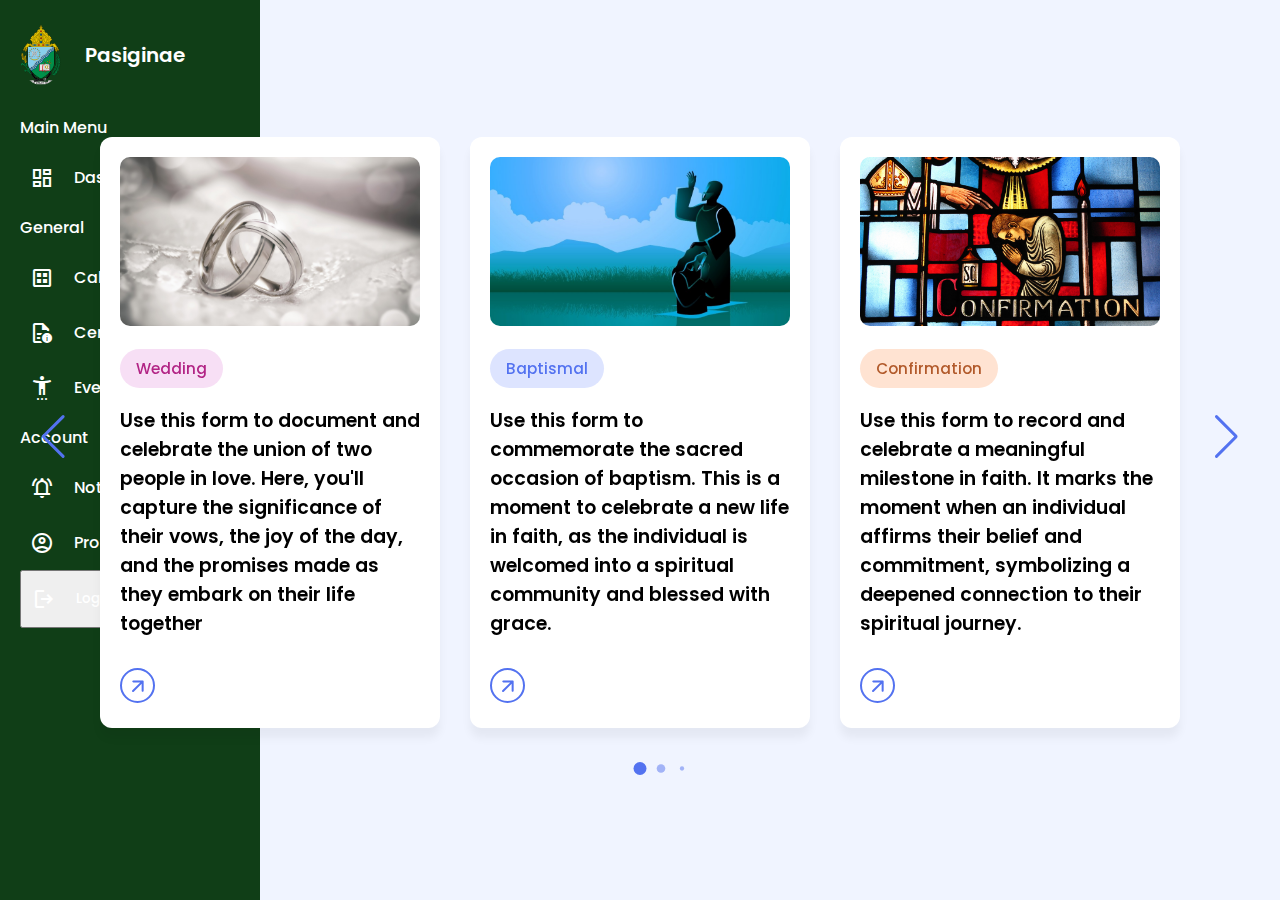
<file: card.html>
<!DOCTYPE html>

<html lang="en">
<head>
  <meta charset="UTF-8">
  <meta name="viewport" content="width=device-width, initial-scale=1.0">
  <title>Card Slider</title>

  <link rel="stylesheet" href="https://fonts.googleapis.com/css2?family=Material+Symbols+Rounded:opsz,wght,FILL,GRAD@24,400,0,0" />
 
  <link rel="stylesheet" href="https://cdn.jsdelivr.net/npm/swiper@11/swiper-bundle.min.css">
  <link rel="stylesheet" href="assets/CSS/style4card1.css">

  <link rel="stylesheet"
  href="https://fonts.googleapis.com/css2?family=Material+Symbols+Outlined:opsz,wght,FILL,GRAD@20..48,100..700,0..1,-50..200" />
<link rel="stylesheet" href="assets/CSS/style4sidebar.css" />
</head>

<body>
  <aside class="sidebar">
    <div class="sidebar-header">
      <img src="assets/img/v42_64.png" alt="logo" />
      <h2>Pasiginae</h2>
    </div>

    <ul class="sidebar-links">
      <h4>
        <span>Main Menu</span>
        <div class="menu-separator"></div>
      </h4>
      <li>
        <a href="main.html">
          <span class="material-symbols-outlined"> dashboard </span>Dashboard</a>
      </li>
      <li>
      <h4>
        <span>General</span>
        <div class="menu-separator"></div>
      </h4>
      <li>
        <a href="calendar.html"><span class="material-symbols-outlined"> dataset </span>Calendar</a>
      </li>
      <li>
        <a href="card2certificate.html"><span class="material-symbols-outlined"> quick_reference</span>Certificate</a>
      </li>
      <li>
        <a href="#"><span class="material-symbols-outlined"> settings_accessibility </span>Events</a>
      </li>
     
     
      <h4>
        <span>Account</span>
        <div class="menu-separator"></div>
      </h4>

      <li>
        <a href="#"><span class="material-symbols-outlined">
            notifications_active </span>Notifications</a>
      </li>

      <li>
        <a href="userprofile.html"><span class="material-symbols-outlined"> account_circle </span>Profile</a>
      </li>
        <li>
        <form action="allcode.php" method="POST">
          <button type="submit" name="logout_btn" class="logout-btn">
            <a><span class="material-symbols-outlined">logout</span>Logout</a>
          </button>
        </form>
      </li>
    </ul>
    </div>
  </aside>  

<body>
  <div class="container swiper">
    <div class="card-wrapper">

      <ul class="card-list swiper-wrapper">
        <li class="card-item swiper-slide">
          <a href="Marriage.php" class="card-link">
            <img src="assets/img/marriage.jpg" alt="Card Image" class="card-image">
            <p class="badge badge-designer">Wedding</p>
            <h2 class="card-title">Use this form to document and celebrate the union of two people in love. Here, you'll capture the significance of their vows, the joy of the day, <br> and the promises made as they embark on their life together</h2>
            <button class="card-button material-symbols-rounded">arrow_forward</button>
          </a>
        </li>
        <li class="card-item swiper-slide">
          <a href="Baptism.php" class="card-link">
            <img src="assets/img/baptismal.jpg" alt="Card Image" class="card-image">
            <p class="badge badge-developer">Baptismal</p>
            <h2 class="card-title">Use this form to commemorate the sacred occasion of baptism. This is a moment to celebrate a new life in faith, as the individual is welcomed into a spiritual community and blessed with grace.</h2>
            <button class="card-button material-symbols-rounded">arrow_forward</button>
          </a>
        </li>

        <li class="card-item swiper-slide">
          <a href="#" class="card-link">
              <img src="assets/img/confirmation.jpg" alt="Card Image" class="card-image">
              <p class="badge badge-marketer">Confirmation</p>
              <h2 class="card-title">Use this form to record and celebrate a meaningful milestone in faith. It marks the moment when an individual affirms their belief and commitment, symbolizing a deepened connection to their spiritual journey.</h2>
              <button class="card-button material-symbols-rounded" onclick="showPopup()">arrow_forward</button>
          </a>
      </li>
      
      <script>
      function showPopup() {
          alert("We apologize. This event is currently unavailable.Thank you");
      }
      </script>


        <li class="card-item swiper-slide">
          <a href="Burial.php" class="card-link">
            <img src="assets/img/burial.png" alt="Card Image" class="card-image">
            <p class="badge badge-gamer">Funeral</p>
            <h2 class="card-title">Use this form to honor and commemorate the life of your departed loved one. This section allows you to reflect on their journey, <br> celebrating their legacy and the impact they left on family and friends</h2>
            <button class="card-button material-symbols-rounded">arrow_forward</button>
          </a>
        </li>
      </ul>

       <!-- Pagination -->
      <div class="swiper-pagination"></div>

      <!-- Navigation Buttons -->
      <div class="swiper-slide-button swiper-button-prev"></div>
      <div class="swiper-slide-button swiper-button-next"></div>
    </div>
  </div>

  <!-- Linking SwiperJS script -->
  <script src="https://cdn.jsdelivr.net/npm/swiper@11/swiper-bundle.min.js"></script>

  <!-- Linking custom script -->
  <script src="assets/js/script4card.js"></script>
</body>
</html>
</file>
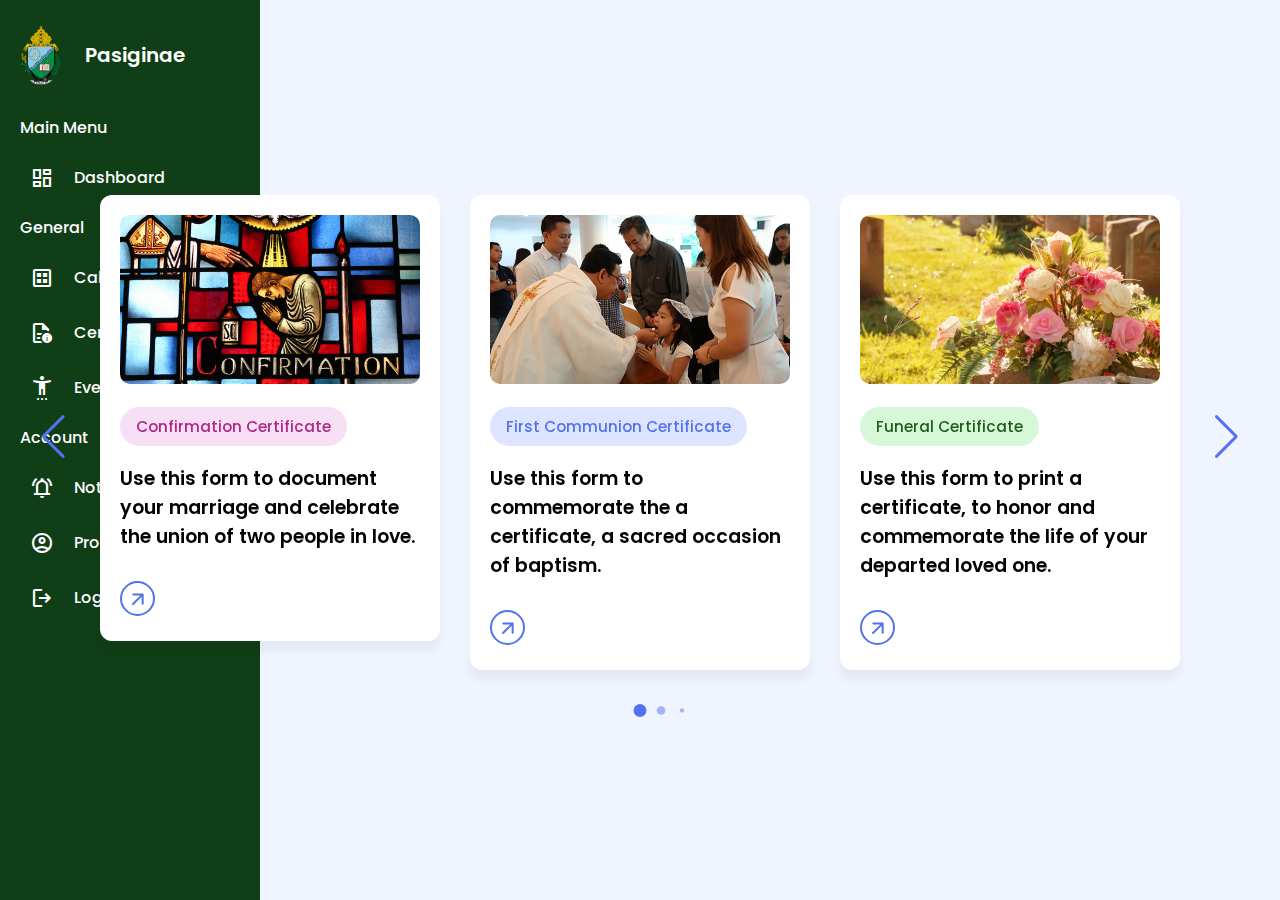
<file: card2certificate.html>
<!DOCTYPE html>

<html lang="en">
<head>
  <meta charset="UTF-8">
  <meta name="viewport" content="width=device-width, initial-scale=1.0">
  <title>Card Slider</title>

  <link rel="stylesheet" href="https://fonts.googleapis.com/css2?family=Material+Symbols+Rounded:opsz,wght,FILL,GRAD@24,400,0,0" />
 
  <link rel="stylesheet" href="https://cdn.jsdelivr.net/npm/swiper@11/swiper-bundle.min.css">
  <link rel="stylesheet" href="assets/CSS/style4card1.css">

  <link rel="stylesheet"
  href="https://fonts.googleapis.com/css2?family=Material+Symbols+Outlined:opsz,wght,FILL,GRAD@20..48,100..700,0..1,-50..200" />
<link rel="stylesheet" href="assets/CSS/style4sidebar.css" />
</head>

<body>
  <aside class="sidebar">
    <div class="sidebar-header">
      <img src="assets/img/v42_64.png" alt="logo" />
      <h2>Pasiginae</h2>
    </div>

    <ul class="sidebar-links">
      <h4>
        <span>Main Menu</span>
        <div class="menu-separator"></div>
      </h4>
      <li>
        <a href="main.html">
          <span class="material-symbols-outlined"> dashboard </span>Dashboard</a>
      </li>
      <li>
      <h4>
        <span>General</span>
        <div class="menu-separator"></div>
      </h4>
      <li>
        <a href="calendar.html"><span class="material-symbols-outlined"> dataset </span>Calendar</a>
      </li>
      <li>
        <a href="#"><span class="material-symbols-outlined"> quick_reference</span>Certificate</a>
      </li>
      <li>
        <a href="card.html"><span class="material-symbols-outlined"> settings_accessibility </span>Events</a>
      </li>
    
      <h4>
        <span>Account</span>
        <div class="menu-separator"></div>
      </h4>

      <li>
        <a href="#"><span class="material-symbols-outlined">
            notifications_active </span>Notifications</a>
      </li>

      <li>
        <a href="userprofile.html"><span class="material-symbols-outlined"> account_circle </span>Profile</a>
      </li>
      <li>
        <a href="index.html">
            <span class="material-symbols-outlined"> logout </span>Logout</a>
      </li>
    </ul>
    </div>
  </aside>  

<body>
  <div class="container swiper">
    <div class="card-wrapper">

      <ul class="card-list swiper-wrapper">
        <li class="card-item swiper-slide">
          <a href="confirmationcert.php" class="card-link">
            <img src="assets/img/confirmation.jpg" alt="Card Image" class="card-image">
            <p class="badge badge-designer">Confirmation Certificate</p>
            <h2 class="card-title">Use this form to document your marriage and celebrate the union of two people in love.</h2>
            <button class="card-button material-symbols-rounded">arrow_forward</button>
          </a>
        </li>

        <li class="card-item swiper-slide">
          <a href="fcommunioncert.php" class="card-link">
            <img src="assets/img/first-communion1.jpg" alt="Card Image" class="card-image">
            <p class="badge badge-developer">First Communion Certificate</p>
            <h2 class="card-title">Use this form to commemorate the a certificate, a sacred occasion of baptism.</h2>
            <button class="card-button material-symbols-rounded">arrow_forward</button>
          </a>
        </li>

        <li class="card-item swiper-slide">
          <a href="burialcert.php" class="card-link">
            <img src="assets/img/burial.png" alt="Card Image" class="card-image">
            <p class="badge badge-gamer">Funeral Certificate</p>
            <h2 class="card-title">Use this form to print a certificate, to honor and commemorate the life of your departed loved one.</h2>
            <button class="card-button material-symbols-rounded">arrow_forward</button>
          </a>
        </li>

        <li class="card-item swiper-slide">
          <a href="marriagecert.php" class="card-link">
            <img src="assets/img/marriage.jpg" alt="Card Image" class="card-image">
            <p class="badge badge-gamer">Marriage Certificate</p>
            <h2 class="card-title">Use this form to print a certificate, to honor and commemorate the life of your departed loved one.</h2>
            <button class="card-button material-symbols-rounded">arrow_forward</button>
          </a>
        </li>

        <li class="card-item swiper-slide">
          <a href="baptismalcert.php" class="card-link">
            <img src="assets/img/baptismal.jpg" alt="Card Image" class="card-image">
            <p class="badge badge-gamer">Baptisaml Certificate</p>
            <h2 class="card-title">Use this form to print a certificate, to honor and commemorate the life of your departed loved one.</h2>
            <button class="card-button material-symbols-rounded">arrow_forward</button>
          </a>
        </li>


      </ul>

       <!-- Pagination -->
      <div class="swiper-pagination"></div>

      <!-- Navigation Buttons -->
      <div class="swiper-slide-button swiper-button-prev"></div>
      <div class="swiper-slide-button swiper-button-next"></div>
    </div>
  </div>

  <!-- Linking SwiperJS script -->
  <script src="https://cdn.jsdelivr.net/npm/swiper@11/swiper-bundle.min.js"></script>

  <!-- Linking custom script -->
  <script src="assets/js/script4card.js"></script>
</body>
</html>
</file>
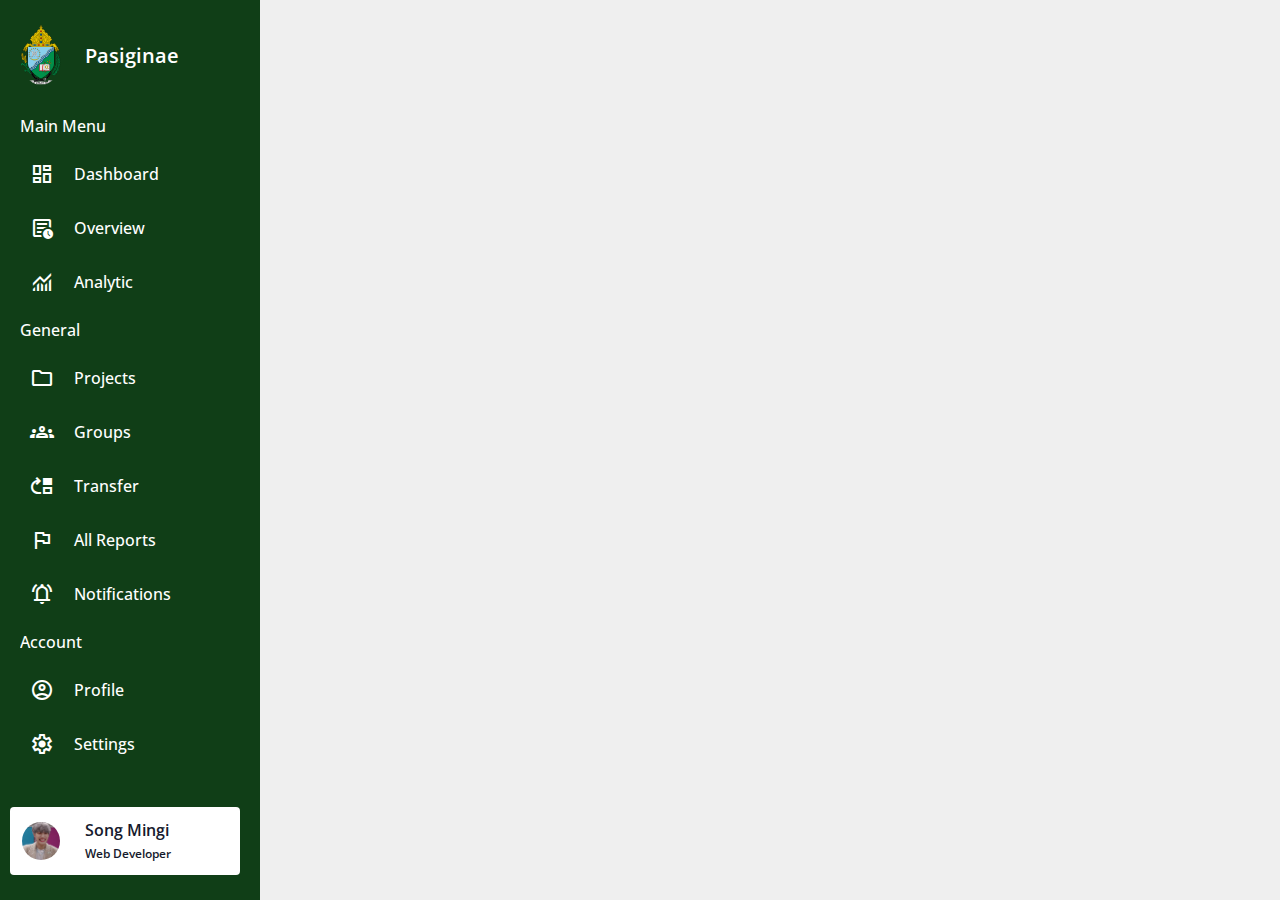
<file: clergy.html>
<!DOCTYPE html>
<html lang="en">
<head>
  <meta charset="UTF-8" />
  <meta name="viewport" content="width=device-width, initial-scale=1.0" />
  <title>Sidebar Menu</title>

  <link rel="stylesheet"
    href="https://fonts.googleapis.com/css2?family=Material+Symbols+Outlined:opsz,wght,FILL,GRAD@20..48,100..700,0..1,-50..200" />
  <link rel="stylesheet" href="assets/CSS/style4sidebar.css" />
</head>

<body>
  <aside class="sidebar">
    <div class="sidebar-header">
      <img src="assets/img/v42_64.png" alt="logo" />
      <h2>Pasiginae</h2>
    </div>

    <ul class="sidebar-links">
      <h4>
        <span>Main Menu</span>
        <div class="menu-separator"></div>
      </h4>
      <li>
        <a href="#">
          <span class="material-symbols-outlined"> dashboard </span>Dashboard</a>
      </li>
      <li>
        <a href="#"><span class="material-symbols-outlined"> overview </span>Overview</a>
      </li>
      <li>
        <a href="#"><span class="material-symbols-outlined"> monitoring </span>Analytic</a>
      </li>
      <h4>
        <span>General</span>
        <div class="menu-separator"></div>
      </h4>
      <li>
        <a href="#"><span class="material-symbols-outlined"> folder </span>Projects</a>
      </li>
      <li>
        <a href="#"><span class="material-symbols-outlined"> groups </span>Groups</a>
      </li>
      <li>
        <a href="#"><span class="material-symbols-outlined"> move_up </span>Transfer</a>
      </li>
      <li>
        <a href="#"><span class="material-symbols-outlined"> flag </span>All Reports</a>
      </li>
      <li>
        <a href="#"><span class="material-symbols-outlined">
            notifications_active </span>Notifications</a>
      </li>
      <h4>
        <span>Account</span>
        <div class="menu-separator"></div>
      </h4>

      <li>
        <a href="#"><span class="material-symbols-outlined"> account_circle </span>Profile</a>
      </li>

      <li>
        <a href="#">
            <span class="material-symbols-outlined"> settings </span>Settings</a>
      </li>

      <li>
        <a href="index.html">
            <span class="material-symbols-outlined"> logout </span>Logout</a>
      </li>
    </ul>
    <div class="user-account">
      <div class="user-profile">
        <img src="assets/img/mingi (2).jpg" alt="Profile Image" />
        <div class="user-detail">
          <h3>Song Mingi</h3>
          <span>Web Developer</span>
        </div>
      </div>
    </div>
  </aside>

  <link rel="stylesheet" href="https://cdnjs.cloudflare.com/ajax/libs/font-awesome/6.4.2/css/all.min.css">
    <!-- Custom CSS -->
    <link rel="stylesheet" href="assets/CSS/style4card.css">

    
</head>
</file>
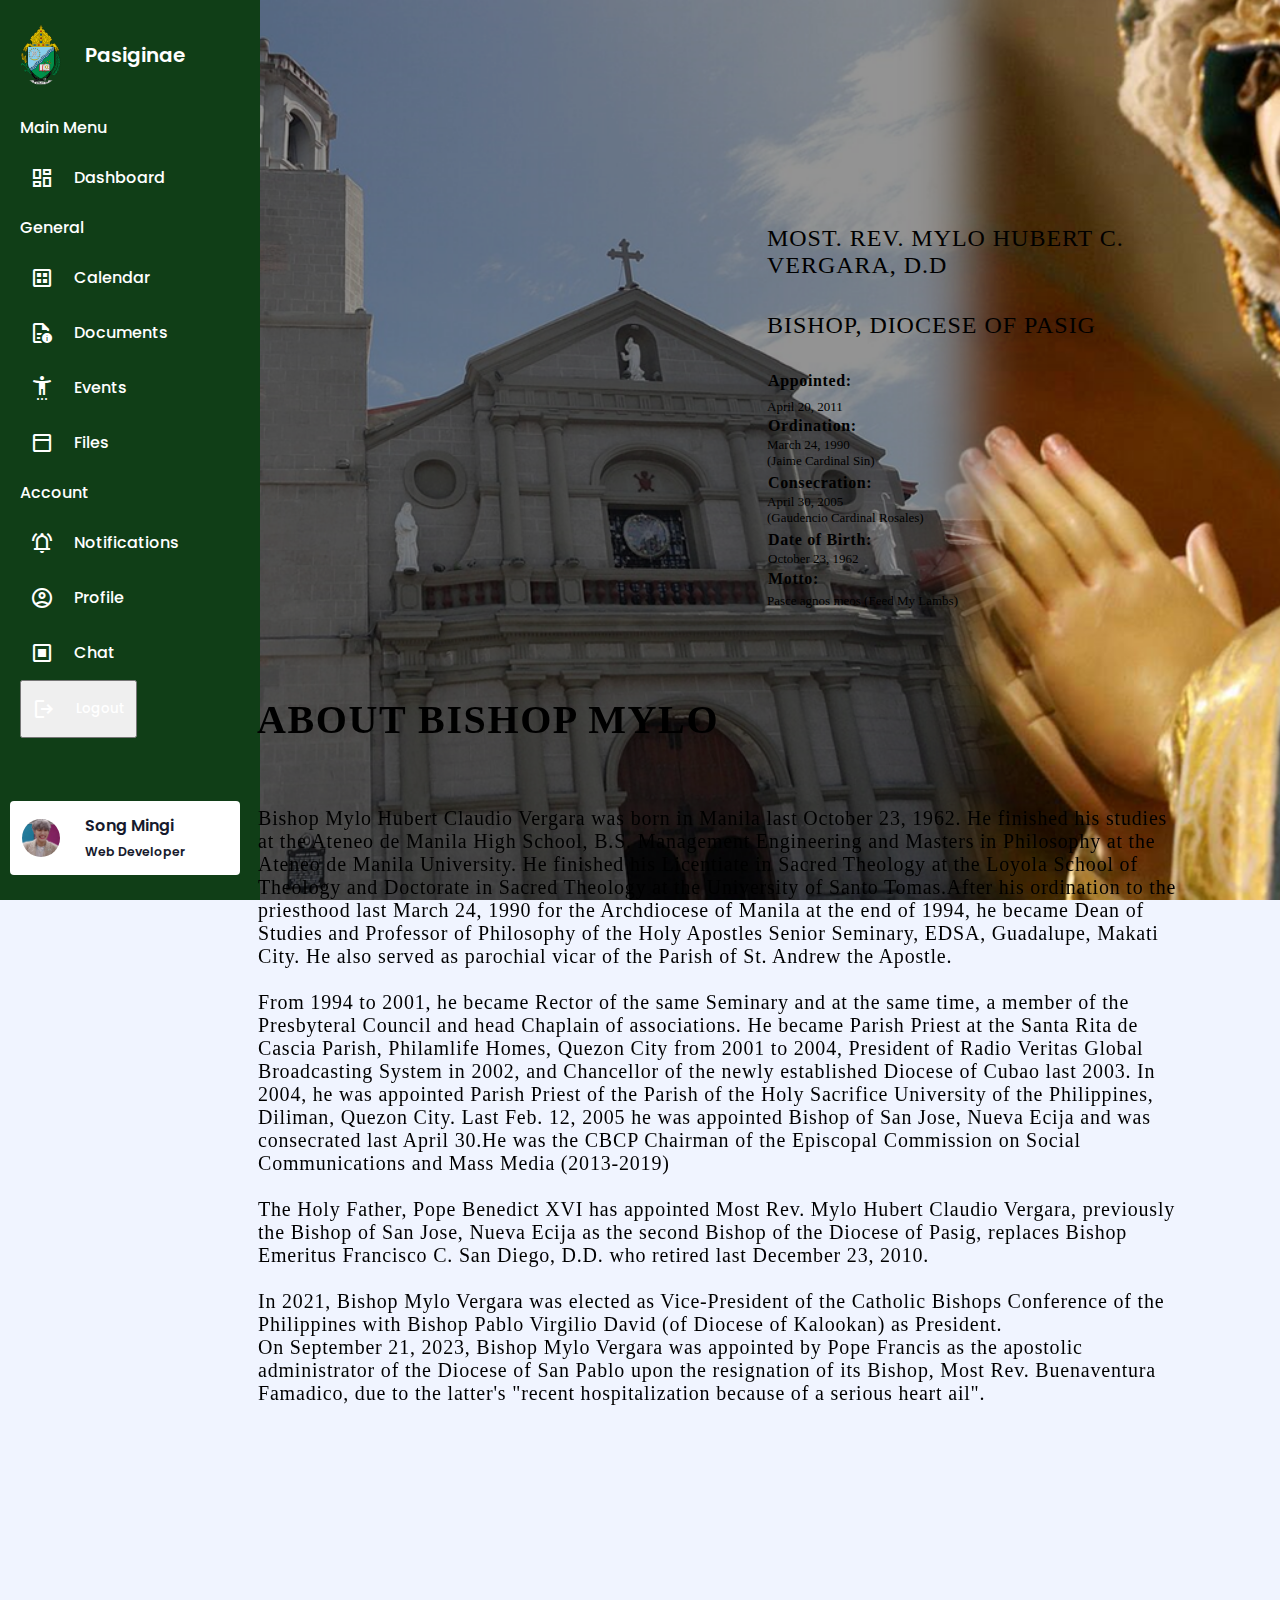
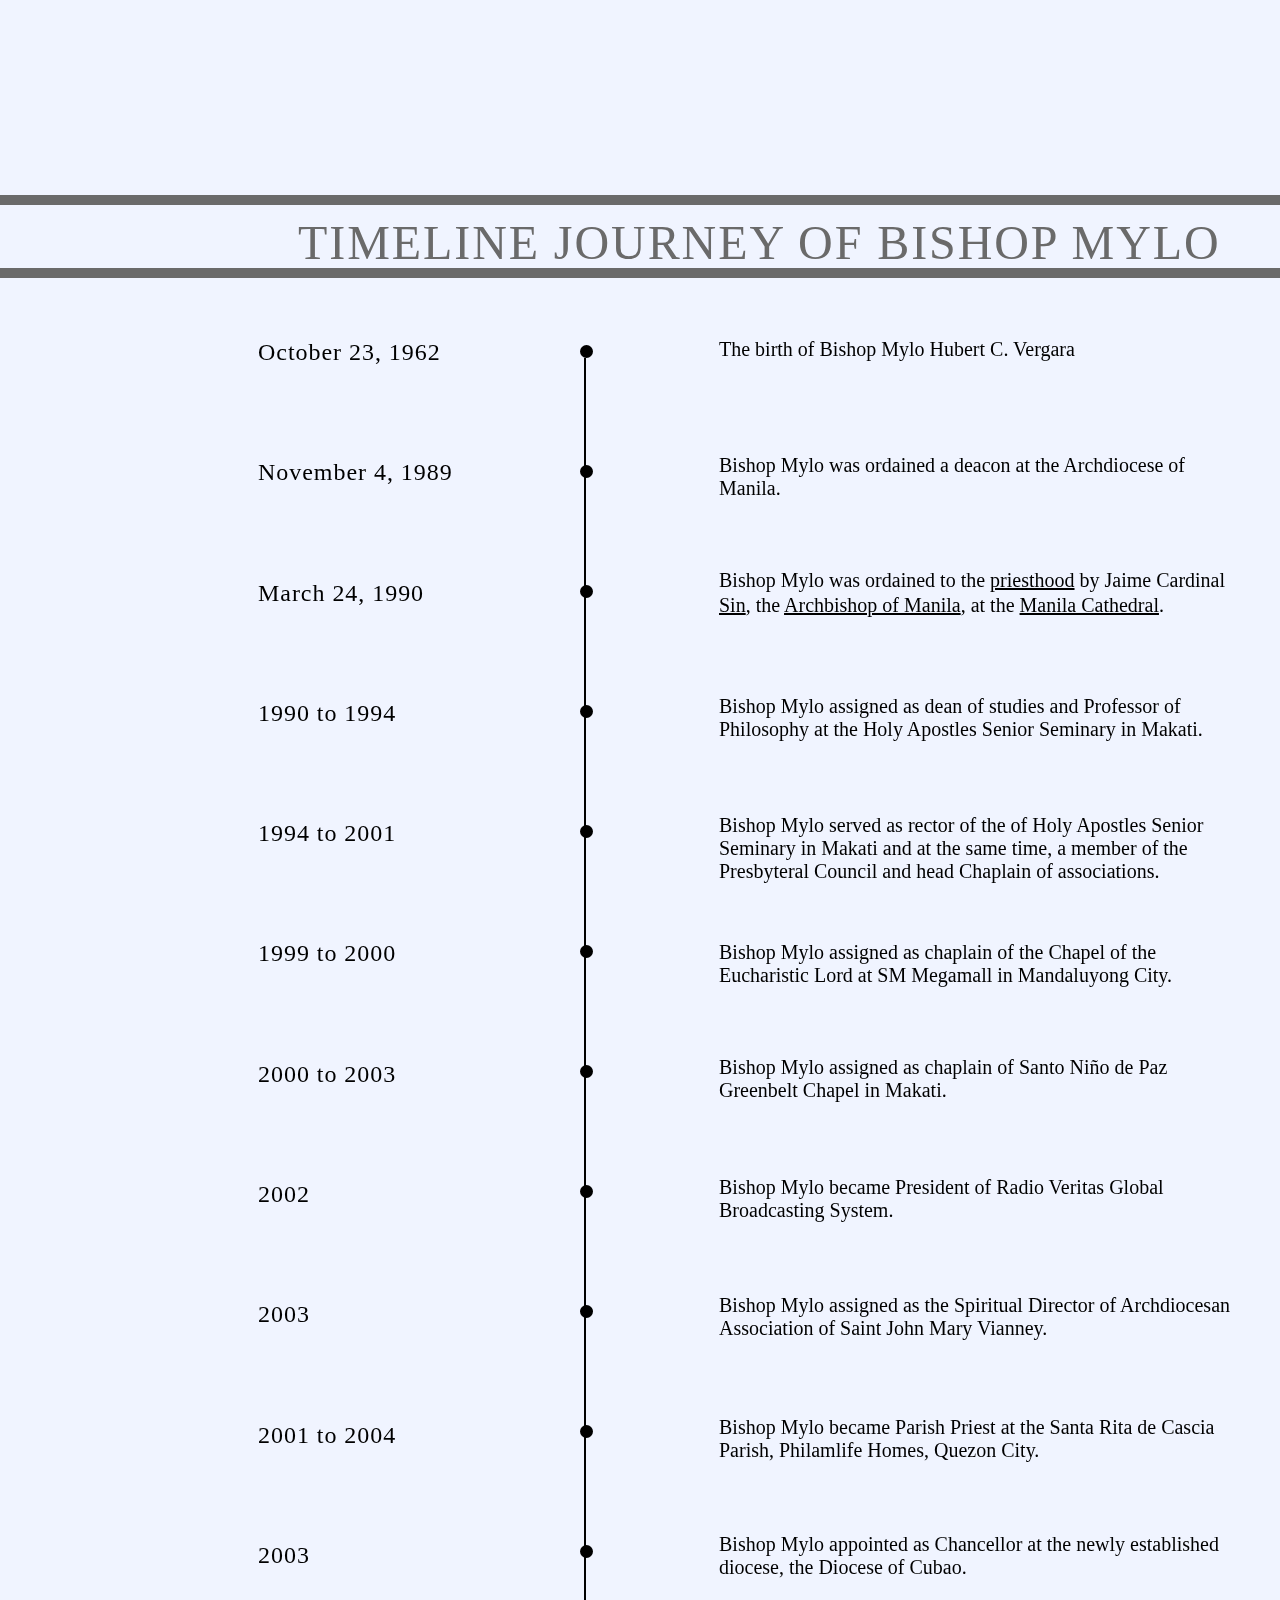
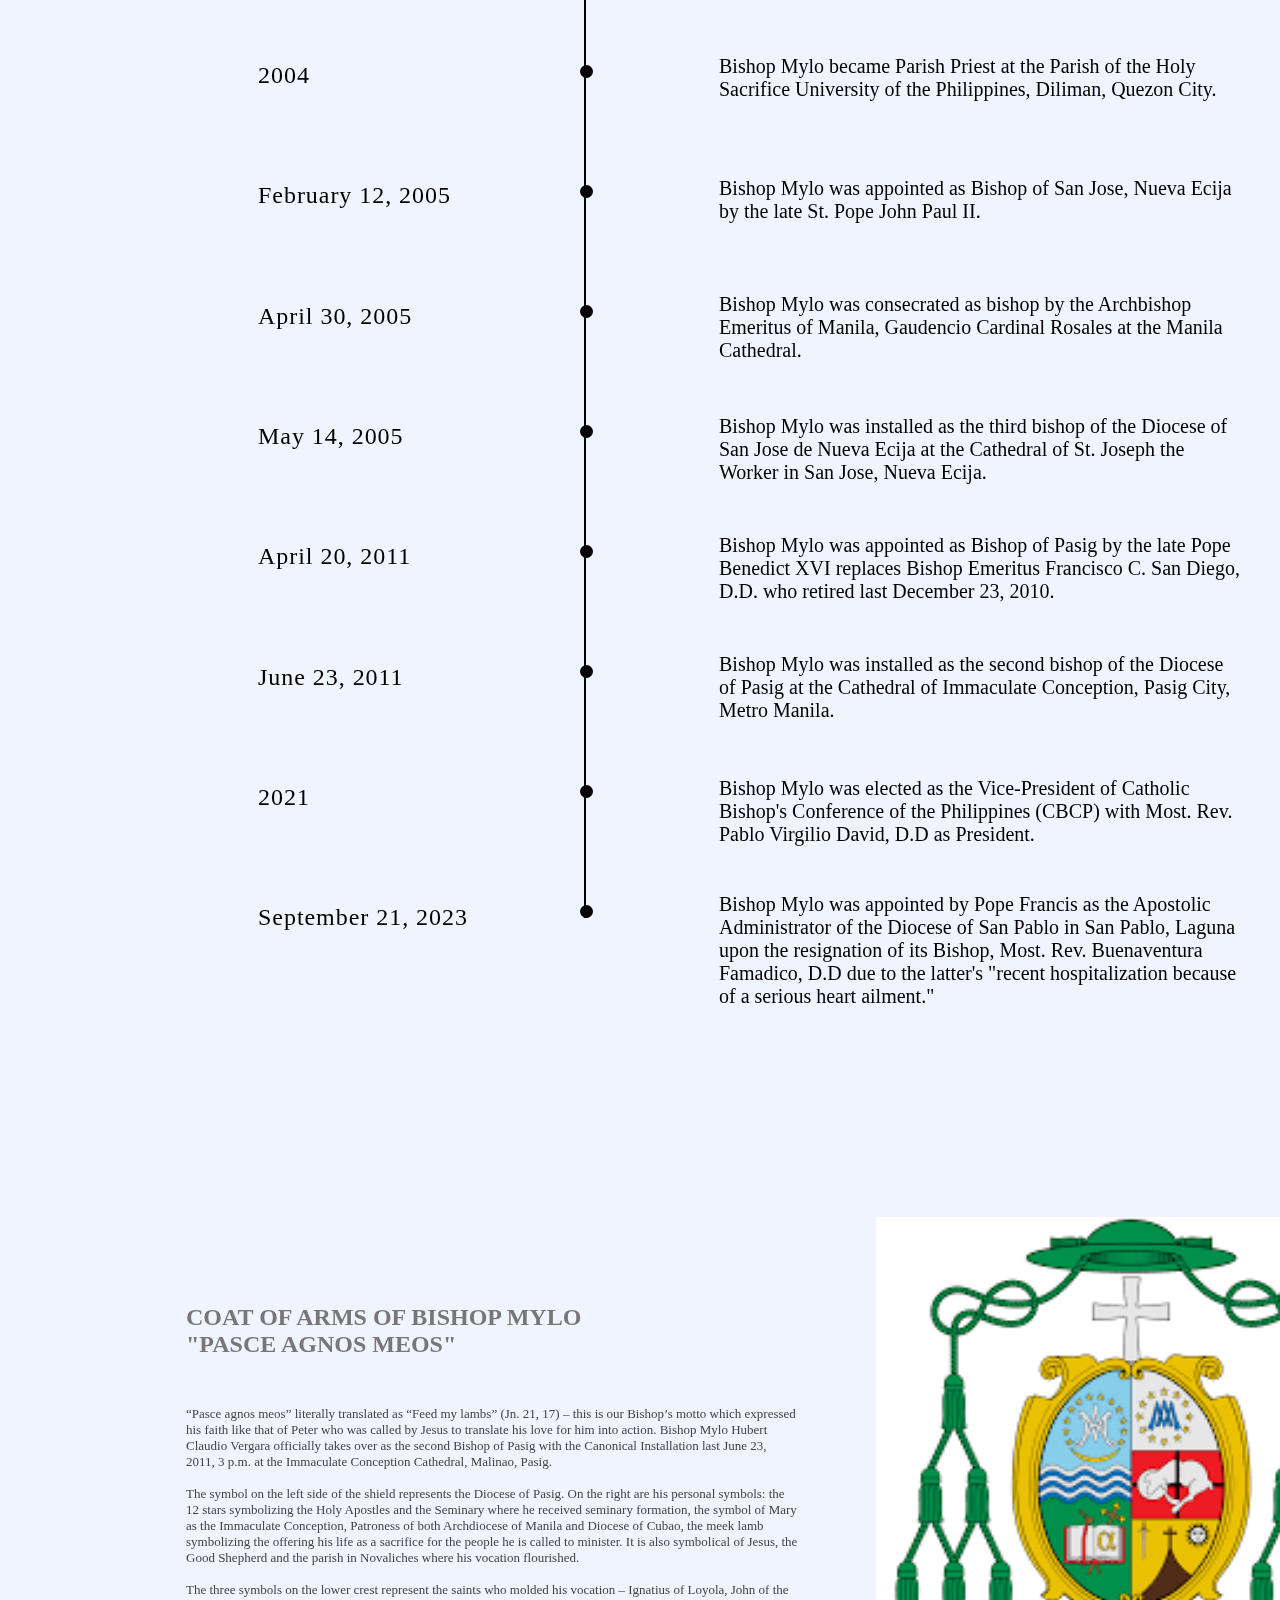
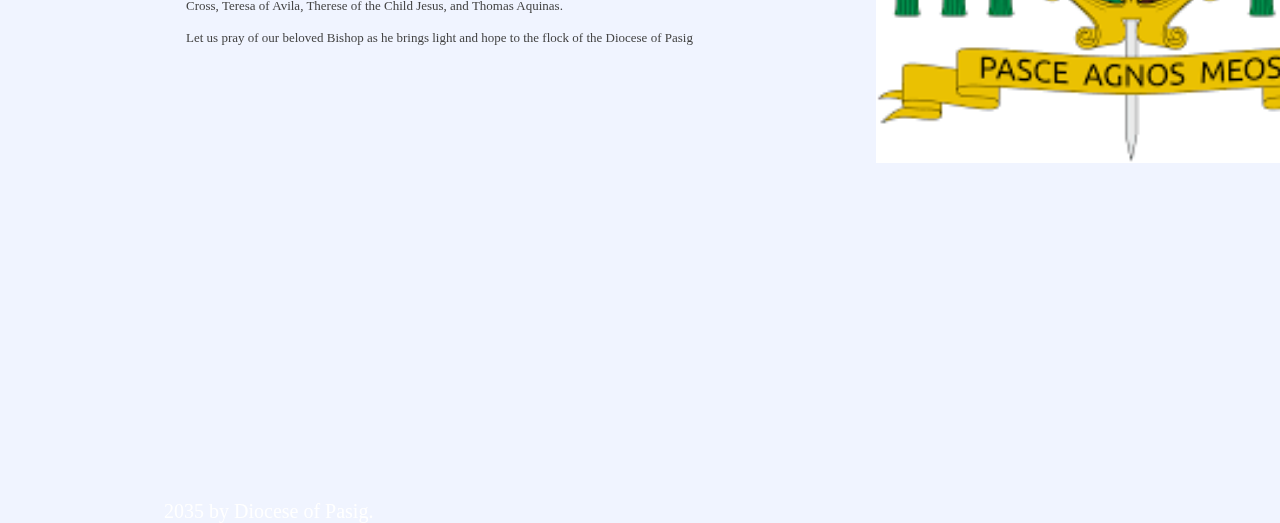
<file: FourthPage.html>
<!DOCTYPE html>
<html>
<head>
    <title>Mylon</title>
    <link rel="stylesheet"
    href="https://fonts.googleapis.com/css2?family=Material+Symbols+Outlined:opsz,wght,FILL,GRAD@20..48,100..700,0..1,-50..200" />
  <link rel="stylesheet" href="assets/CSS/style4sidebar.css" />
</head>



<body>
  <aside class="sidebar">
    <div class="sidebar-header">
      <img src="assets/img/v42_64.png" alt="logo" />
      <h2>Pasiginae</h2>
    </div>

    <ul class="sidebar-links">
      <h4>
        <span>Main Menu</span>
        <div class="menu-separator"></div>
      </h4>
      <li>
        <a href="main.html">
          <span class="material-symbols-outlined"> dashboard </span>Dashboard</a>
      </li>
      <li>
      <h4>
        <span>General</span>
        <div class="menu-separator"></div>
      </h4>
      <li>
        <a href="#"><span class="material-symbols-outlined"> dataset </span>Calendar</a>
      </li>
      <li>
        <a href="#"><span class="material-symbols-outlined"> quick_reference</span>Documents</a>
      </li>
      <li>
        <a href="#"><span class="material-symbols-outlined"> settings_accessibility </span>Events</a>
      </li>
      <li>
        <a href="#"><span class="material-symbols-outlined"> toolbar  </span>Files</a>
      </li>
     
      <h4>
        <span>Account</span>
        <div class="menu-separator"></div>
      </h4>

      <li>
        <a href="#"><span class="material-symbols-outlined">
            notifications_active </span>Notifications</a>
      </li>

      <li>
        <a href="#"><span class="material-symbols-outlined"> account_circle </span>Profile</a>
      </li>

      <li>
        <a href="#">
            <span class="material-symbols-outlined"> dialogs </span>Chat</a>
      </li>

      <li>
        <form action="allcode.php" method="POST">
          <button type="submit" name="logout_btn" class="logout-btn">
            <a><span class="material-symbols-outlined">logout</span>Logout</a>
          </button>
        </form>
      </li>
    </ul>
    <div class="user-account">
      <div class="user-profile">
        <img src="assets/img/mingi (2).jpg" alt="Profile Image" />
        <div class="user-detail">
          <h3>Song Mingi</h3>
          <span>Web Developer</span>
        </div>
      </div>
    </div>
  </aside>

    <style>
        body {
            background-image: url('assets/img/v7_3.png');
            background-repeat: no-repeat;
            background-attachment: fixed;
            background-size: cover;
        }
    </style>
  </head>
  <body>

  <div class="2035ByDioceseOfPasig" style="left: 164px; top: 5300px; position: absolute; color: white; font-size: 20px; font-family: Carme; font-weight: 400; word-wrap: break-word">2035 by Diocese of Pasig. </div>

  
  <div class="[base64]" style="width: 921px; left: 258px; top: 807px; position: absolute; color: black; font-size: 20px; font-family: Hind; font-weight: 500; letter-spacing: 0.80px; word-wrap: break-word">Bishop Mylo Hubert Claudio Vergara was born in Manila last October 23, 1962. He finished his studies at the Ateneo de Manila High School, B.S. Management Engineering and Masters in Philosophy at the Ateneo de Manila University. He finished his Licentiate in Sacred Theology at the Loyola School of Theology and Doctorate in Sacred Theology at the University of Santo Tomas.After his ordination to the priesthood last March 24, 1990 for the Archdiocese of Manila at the end of 1994, he became Dean of Studies and Professor of Philosophy of the Holy Apostles Senior Seminary, EDSA, Guadalupe, Makati City. He also served as parochial vicar of the Parish of St. Andrew the Apostle.<br/>​<br/>From 1994 to 2001, he became Rector of the same Seminary and at the same time, a member of the Presbyteral Council and head Chaplain of associations. He became Parish Priest at the Santa Rita de Cascia Parish, Philamlife Homes, Quezon City from 2001 to 2004, President of Radio Veritas Global Broadcasting System in 2002, and Chancellor of the newly established Diocese of Cubao last 2003. In 2004, he was appointed Parish Priest of the Parish of the Holy Sacrifice University of the Philippines, Diliman, Quezon City. Last Feb. 12, 2005 he was appointed Bishop of San Jose, Nueva Ecija and was consecrated last April 30.He was the CBCP Chairman of the Episcopal Commission on Social Communications and Mass Media (2013-2019)<br/>​<br/>The Holy Father, Pope Benedict XVI has appointed Most Rev. Mylo Hubert Claudio Vergara, previously the Bishop of San Jose, Nueva Ecija as the second Bishop of the Diocese of Pasig, replaces Bishop Emeritus Francisco C. San Diego, D.D. who retired last December 23, 2010.<br/>​<br/>In 2021, Bishop Mylo Vergara was elected as Vice-President of the Catholic Bishops Conference of the Philippines with Bishop Pablo Virgilio David (of Diocese of Kalookan) as President.<br/>On September 21, 2023, Bishop Mylo Vergara was appointed by Pope Francis as the apostolic administrator of the Diocese of San Pablo upon the resignation of its Bishop, Most Rev. Buenaventura Famadico, due to the latter's "recent hospitalization because of a serious heart ail".</div>
  <div class="October231962November41989March2419901990To19941994To20011999To20002000To2003200220032001To200420032004February122005April302005May142005April202011June2320112021September212023" style="width: 924px; left: 258px; top: 1892px; position: absolute; color: black; font-size: 24px; font-family: Hind; font-weight: 500; line-height: 120.28px; letter-spacing: 0.96px; word-wrap: break-word">October 23, 1962<br/>November 4, 1989<br/>March 24, 1990<br/>1990 to 1994<br/>1994 to 2001<br/>1999 to 2000<br/>2000 to 2003<br/>2002<br/>2003<br/>2001 to 2004<br/>2003<br/>2004<br/>February 12, 2005<br/>April 30, 2005<br/>May 14, 2005<br/>April 20, 2011<br/>June 23, 2011<br/>2021<br/>September 21, 2023</div>
  <div class="Line3" style="width: 2160px; height: 0px; left: 586px; top: 1958px; position: absolute; transform: rotate(90deg); transform-origin: 0 0; border: 1px black solid"></div>

  
  <div class="Ellipse1" style="width: 13px; height: 13px; left: 580px; top: 1945px; position: absolute; background: linear-gradient(0deg, black 0%, black 100%), linear-gradient(0deg, black 0%, black 100%), linear-gradient(0deg, black 0%, black 100%); border-radius: 9999px"></div>
  <div class="Ellipse2" style="width: 13px; height: 13px; left: 580px; top: 2065px; position: absolute; background: linear-gradient(0deg, black 0%, black 100%), linear-gradient(0deg, black 0%, black 100%), linear-gradient(0deg, black 0%, black 100%); border-radius: 9999px"></div>
  <div class="Ellipse3" style="width: 13px; height: 13px; left: 580px; top: 2185px; position: absolute; background: linear-gradient(0deg, black 0%, black 100%), linear-gradient(0deg, black 0%, black 100%), linear-gradient(0deg, black 0%, black 100%); border-radius: 9999px"></div>
  <div class="Ellipse4" style="width: 13px; height: 13px; left: 580px; top: 2305px; position: absolute; background: linear-gradient(0deg, black 0%, black 100%), linear-gradient(0deg, black 0%, black 100%), linear-gradient(0deg, black 0%, black 100%); border-radius: 9999px"></div>
  <div class="Ellipse5" style="width: 13px; height: 13px; left: 580px; top: 2425px; position: absolute; background: linear-gradient(0deg, black 0%, black 100%), linear-gradient(0deg, black 0%, black 100%), linear-gradient(0deg, black 0%, black 100%); border-radius: 9999px"></div>
  <div class="Ellipse6" style="width: 13px; height: 13px; left: 580px; top: 2545px; position: absolute; background: linear-gradient(0deg, black 0%, black 100%), linear-gradient(0deg, black 0%, black 100%), linear-gradient(0deg, black 0%, black 100%); border-radius: 9999px"></div>
  <div class="Ellipse7" style="width: 13px; height: 13px; left: 580px; top: 2665px; position: absolute; background: linear-gradient(0deg, black 0%, black 100%), linear-gradient(0deg, black 0%, black 100%), linear-gradient(0deg, black 0%, black 100%); border-radius: 9999px"></div>
  <div class="Ellipse8" style="width: 13px; height: 13px; left: 580px; top: 2785px; position: absolute; background: linear-gradient(0deg, black 0%, black 100%), linear-gradient(0deg, black 0%, black 100%), linear-gradient(0deg, black 0%, black 100%); border-radius: 9999px"></div>
  <div class="Ellipse9" style="width: 13px; height: 13px; left: 580px; top: 2905px; position: absolute; background: linear-gradient(0deg, black 0%, black 100%), linear-gradient(0deg, black 0%, black 100%), linear-gradient(0deg, black 0%, black 100%); border-radius: 9999px"></div>
  <div class="Ellipse10" style="width: 13px; height: 13px; left: 580px; top: 3025px; position: absolute; background: linear-gradient(0deg, black 0%, black 100%), linear-gradient(0deg, black 0%, black 100%), linear-gradient(0deg, black 0%, black 100%); border-radius: 9999px"></div>
  <div class="Ellipse11" style="width: 13px; height: 13px; left: 580px; top: 3145px; position: absolute; background: linear-gradient(0deg, black 0%, black 100%), linear-gradient(0deg, black 0%, black 100%), linear-gradient(0deg, black 0%, black 100%); border-radius: 9999px"></div>
  <div class="Ellipse12" style="width: 13px; height: 13px; left: 580px; top: 3265px; position: absolute; background: linear-gradient(0deg, black 0%, black 100%), linear-gradient(0deg, black 0%, black 100%), linear-gradient(0deg, black 0%, black 100%); border-radius: 9999px"></div>
  <div class="Ellipse13" style="width: 13px; height: 13px; left: 580px; top: 3385px; position: absolute; background: linear-gradient(0deg, black 0%, black 100%), linear-gradient(0deg, black 0%, black 100%), linear-gradient(0deg, black 0%, black 100%); border-radius: 9999px"></div>
  <div class="Ellipse14" style="width: 13px; height: 13px; left: 580px; top: 3505px; position: absolute; background: linear-gradient(0deg, black 0%, black 100%), linear-gradient(0deg, black 0%, black 100%), linear-gradient(0deg, black 0%, black 100%); border-radius: 9999px"></div>
  <div class="Ellipse15" style="width: 13px; height: 13px; left: 580px; top: 3625px; position: absolute; background: linear-gradient(0deg, black 0%, black 100%), linear-gradient(0deg, black 0%, black 100%), linear-gradient(0deg, black 0%, black 100%); border-radius: 9999px"></div>
  <div class="Ellipse16" style="width: 13px; height: 13px; left: 580px; top: 3745px; position: absolute; background: linear-gradient(0deg, black 0%, black 100%), linear-gradient(0deg, black 0%, black 100%), linear-gradient(0deg, black 0%, black 100%); border-radius: 9999px"></div>
  <div class="Ellipse17" style="width: 13px; height: 13px; left: 580px; top: 3865px; position: absolute; background: linear-gradient(0deg, black 0%, black 100%), linear-gradient(0deg, black 0%, black 100%), linear-gradient(0deg, black 0%, black 100%); border-radius: 9999px"></div>
  <div class="Ellipse18" style="width: 13px; height: 13px; left: 580px; top: 3985px; position: absolute; background: linear-gradient(0deg, black 0%, black 100%), linear-gradient(0deg, black 0%, black 100%), linear-gradient(0deg, black 0%, black 100%); border-radius: 9999px"></div>
  <div class="Ellipse19" style="width: 13px; height: 13px; left: 580px; top: 4105px; position: absolute; background: linear-gradient(0deg, black 0%, black 100%), linear-gradient(0deg, black 0%, black 100%), linear-gradient(0deg, black 0%, black 100%); border-radius: 9999px"></div>
  <img class="Image8" style="width: 510px; height: 546px; left: 876px; top: 4417px; position: absolute" src="assets/img/pasce.png" />


  <div class="MostRevMyloHubertCVergaraDD" style="width: 395px; left: 767px; top: 198px; position: absolute; color: black; font-size: 24px; font-family: Hind; font-weight: 400; letter-spacing: 0.96px; word-wrap: break-word"><br/> MOST. REV. MYLO HUBERT C. VERGARA, D.D</div>
  <div class="BishopDioceseOfPasig" style="left: 767px; top: 312px; position: absolute; color: black; font-size: 24px; font-family: Hind; font-weight: 400; letter-spacing: 0.96px; word-wrap: break-word">BISHOP, DIOCESE OF PASIG</div>
  <div class="Appointed" style="left: 768px; top: 372px; position: absolute; color: black; font-size: 16px; font-family: Hind; font-weight: 700; letter-spacing: 0.64px; word-wrap: break-word">Appointed:</div>
  <div class="Ordination" style="left: 768px; top: 417px; position: absolute; color: black; font-size: 16px; font-family: Hind; font-weight: 700; letter-spacing: 0.64px; word-wrap: break-word">Ordination:</div>
  <div class="Consecration" style="left: 768px; top: 474px; position: absolute; color: black; font-size: 16px; font-family: Hind; font-weight: 700; letter-spacing: 0.64px; word-wrap: break-word">Consecration:</div>
  <div class="DateOfBirth" style="left: 768px; top: 531px; position: absolute; color: black; font-size: 16px; font-family: Hind; font-weight: 700; letter-spacing: 0.64px; word-wrap: break-word">Date of Birth:</div>
  <div class="Motto" style="left: 768px; top: 570px; position: absolute; color: black; font-size: 16px; font-family: Hind; font-weight: 700; letter-spacing: 0.64px; word-wrap: break-word">Motto:</div>
  <div class="April202011" style="left: 767px; top: 399px; position: absolute; color: black; font-size: 13px; font-family: Inter; font-weight: 400; word-wrap: break-word">April 20, 2011</div>
  <div class="March241990JaimeCardinalSin" style="left: 767px; top: 437px; position: absolute; color: black; font-size: 13px; font-family: Inter; font-weight: 400; word-wrap: break-word">March 24, 1990<br/>(Jaime Cardinal Sin)</div>
  <div class="April302005GaudencioCardinalRosales" style="left: 767px; top: 494px; position: absolute; color: black; font-size: 13px; font-family: Inter; font-weight: 400; word-wrap: break-word">April 30, 2005<br/>(Gaudencio Cardinal Rosales)</div>
  <div class="October231962" style="left: 768px; top: 551px; position: absolute; color: black; font-size: 13px; font-family: Inter; font-weight: 400; word-wrap: break-word">October 23, 1962</div>
  <div class="PasceAgnosMeosFeedMyLambs" style="left: 767px; top: 593px; position: absolute; color: black; font-size: 13px; font-family: Inter; font-weight: 400; word-wrap: break-word">Pasce agnos meos  (Feed My Lambs)</div>
  <div class="AboutBishopMylo" style="left: 257px; top: 696px; position: absolute; color: black; font-size: 40px; font-family: Hind; font-weight: 700; letter-spacing: 1.60px; word-wrap: break-word">ABOUT BISHOP MYLO</div>
  <div class="TimelineJourneyOfBishopMylo" style="left: 298px; top: 1760px; position: absolute; color: #6A6A6A; font-size: 48px; font-family: Hind; font-weight: 500; letter-spacing: 1.92px; word-wrap: break-word"><br/>TIMELINE JOURNEY OF BISHOP MYLO</div>
  <div class="Line1" style="width: 1440px; height: 0px; left: -1px; top: 1795px; position: absolute; border: 5px #6A6A6A solid"></div>
  <div class="Line2" style="width: 1440px; height: 0px; left: -1px; top: 1868px; position: absolute; border: 5px #6A6A6A solid"></div>




  <div class="TheBirthOfBishopMyloHubertCVergara" style="left: 719px; top: 1938px; position: absolute; color: black; font-size: 20px; font-family: Inter; font-weight: 400; word-wrap: break-word">The birth of Bishop Mylo Hubert C. Vergara</div>
  <div class="BishopMyloWasOrdainedADeaconAtTheArchdioceseOfManila" style="width: 526px; left: 719px; top: 2054px; position: absolute; color: black; font-size: 20px; font-family: Inter; font-weight: 400; word-wrap: break-word">Bishop Mylo was ordained a deacon at the Archdiocese of Manila.</div>
  <div class="BishopMyloWasOrdainedToThePriesthoodByJaimeCardinalSinTheArchbishopOfManilaAtTheManilaCathedral" style="width: 526px; left: 719px; top: 2169px; position: absolute"><span style="color: black; font-size: 20px; font-family: Inter; font-weight: 400; word-wrap: break-word">Bishop Mylo was ordained to the </span><span style="color: black; font-size: 20px; font-family: Inter; font-weight: 400; text-decoration: underline; word-wrap: break-word">priesthood</span><span style="color: black; font-size: 20px; font-family: Inter; font-weight: 400; word-wrap: break-word"> by Jaime Cardinal</span><span style="color: black; font-size: 20px; font-family: Inter; font-weight: 400; text-decoration: underline; word-wrap: break-word"> Sin</span><span style="color: black; font-size: 20px; font-family: Inter; font-weight: 400; word-wrap: break-word">, the </span><span style="color: black; font-size: 20px; font-family: Inter; font-weight: 400; text-decoration: underline; word-wrap: break-word">Archbishop of Manila</span><span style="color: black; font-size: 20px; font-family: Inter; font-weight: 400; word-wrap: break-word">, at the </span><span style="color: black; font-size: 20px; font-family: Inter; font-weight: 400; text-decoration: underline; word-wrap: break-word">Manila Cathedral</span><span style="color: black; font-size: 20px; font-family: Inter; font-weight: 400; word-wrap: break-word">.</span></div>
  <div class="BishopMyloAssignedAsDeanOfStudiesAndProfessorOfPhilosophyAtTheHolyApostlesSeniorSeminaryInMakati" style="width: 526px; left: 719px; top: 2295px; position: absolute; color: black; font-size: 20px; font-family: Inter; font-weight: 400; word-wrap: break-word">Bishop Mylo assigned as dean of studies and Professor of Philosophy at the Holy Apostles Senior Seminary in Makati.</div>
  <div class="BishopMyloServedAsRectorOfTheOfHolyApostlesSeniorSeminaryInMakatiAndAtTheSameTimeAMemberOfThePresbyteralCouncilAndHeadChaplainOfAssociations" style="width: 526px; left: 719px; top: 2414px; position: absolute; color: black; font-size: 20px; font-family: Inter; font-weight: 400; word-wrap: break-word">Bishop Mylo served as rector of the of Holy Apostles Senior Seminary in Makati and at the same time, a member of the Presbyteral Council and head Chaplain of associations.</div>
  <div class="BishopMyloAssignedAsChaplainOfTheChapelOfTheEucharisticLordAtSmMegamallInMandaluyongCity" style="width: 526px; left: 719px; top: 2541px; position: absolute; color: black; font-size: 20px; font-family: Inter; font-weight: 400; word-wrap: break-word">Bishop Mylo assigned as chaplain of the Chapel of the Eucharistic Lord at SM Megamall in Mandaluyong City.</div>
  <div class="BishopMyloAssignedAsChaplainOfSantoNiODePazGreenbeltChapelInMakati" style="width: 526px; left: 719px; top: 2656px; position: absolute; color: black; font-size: 20px; font-family: Inter; font-weight: 400; word-wrap: break-word">Bishop Mylo assigned as chaplain of Santo Niño de Paz Greenbelt Chapel in Makati.</div>
  <div class="BishopMyloBecamePresidentOfRadioVeritasGlobalBroadcastingSystem" style="width: 526px; left: 719px; top: 2776px; position: absolute; color: black; font-size: 20px; font-family: Inter; font-weight: 400; word-wrap: break-word">Bishop Mylo became President of Radio Veritas Global Broadcasting System.</div>
  <div class="BishopMyloAssignedAsTheSpiritualDirectorOfArchdiocesanAssociationOfSaintJohnMaryVianney" style="width: 526px; left: 719px; top: 2894px; position: absolute; color: black; font-size: 20px; font-family: Inter; font-weight: 400; word-wrap: break-word">Bishop Mylo assigned as the Spiritual Director of Archdiocesan Association of Saint John Mary Vianney.</div>
  <div class="BishopMyloBecameParishPriestAtTheSantaRitaDeCasciaParishPhilamlifeHomesQuezonCity" style="width: 526px; left: 719px; top: 3016px; position: absolute; color: black; font-size: 20px; font-family: Inter; font-weight: 400; word-wrap: break-word">Bishop Mylo became Parish Priest at the Santa Rita de Cascia Parish, Philamlife Homes, Quezon City.</div>
  <div class="BishopMyloAppointedAsChancellorAtTheNewlyEstablishedDioceseTheDioceseOfCubao" style="width: 526px; left: 719px; top: 3133px; position: absolute; color: black; font-size: 20px; font-family: Inter; font-weight: 400; word-wrap: break-word">Bishop Mylo appointed as Chancellor at the newly established diocese, the Diocese of Cubao.</div>
  <div class="BishopMyloBecameParishPriestAtTheParishOfTheHolySacrificeUniversityOfThePhilippinesDilimanQuezonCity" style="width: 526px; left: 719px; top: 3255px; position: absolute; color: black; font-size: 20px; font-family: Inter; font-weight: 400; word-wrap: break-word">Bishop Mylo became Parish Priest at the Parish of the Holy Sacrifice University of the Philippines, Diliman, Quezon City.</div>
  <div class="BishopMyloWasAppointedAsBishopOfSanJoseNuevaEcijaByTheLateStPopeJohnPaulIi" style="width: 526px; left: 719px; top: 3377px; position: absolute; color: black; font-size: 20px; font-family: Inter; font-weight: 400; word-wrap: break-word">Bishop Mylo was appointed as Bishop of San Jose, Nueva Ecija by the late St. Pope John Paul II.</div>
  <div class="BishopMyloWasConsecratedAsBishopByTheArchbishopEmeritusOfManilaGaudencioCardinalRosalesAtTheManilaCathedral" style="width: 526px; left: 719px; top: 3493px; position: absolute; color: black; font-size: 20px; font-family: Inter; font-weight: 400; word-wrap: break-word">Bishop Mylo was consecrated as bishop by the Archbishop Emeritus of Manila, Gaudencio Cardinal Rosales at the Manila Cathedral.</div>
  <div class="BishopMyloWasInstalledAsTheThirdBishopOfTheDioceseOfSanJoseDeNuevaEcijaAtTheCathedralOfStJosephTheWorkerInSanJoseNuevaEcija" style="width: 526px; left: 719px; top: 3615px; position: absolute; color: black; font-size: 20px; font-family: Inter; font-weight: 400; word-wrap: break-word">Bishop Mylo was installed as the third bishop of the Diocese of San Jose de Nueva Ecija at the Cathedral of St. Joseph the Worker in San Jose, Nueva Ecija.</div>
  <div class="BishopMyloWasAppointedAsBishopOfPasigByTheLatePopeBenedictXviReplacesBishopEmeritusFranciscoCSanDiegoDDWhoRetiredLastDecember232010" style="width: 526px; left: 719px; top: 3734px; position: absolute; color: black; font-size: 20px; font-family: Inter; font-weight: 400; word-wrap: break-word">Bishop Mylo was appointed as Bishop of Pasig by the late Pope Benedict XVI replaces Bishop Emeritus Francisco C. San Diego, D.D. who retired last December 23, 2010.</div>
  <div class="BishopMyloWasInstalledAsTheSecondBishopOfTheDioceseOfPasigAtTheCathedralOfImmaculateConceptionPasigCityMetroManila" style="width: 526px; left: 719px; top: 3853px; position: absolute; color: black; font-size: 20px; font-family: Inter; font-weight: 400; word-wrap: break-word">Bishop Mylo was installed as the second bishop of the Diocese of Pasig at the Cathedral of Immaculate Conception, Pasig City, Metro Manila.</div>
  <div class="BishopMyloWasElectedAsTheVicePresidentOfCatholicBishopSConferenceOfThePhilippinesCbcpWithMostRevPabloVirgilioDavidDDAsPresident" style="width: 526px; left: 719px; top: 3977px; position: absolute; color: black; font-size: 20px; font-family: Inter; font-weight: 400; word-wrap: break-word">Bishop Mylo was elected as the Vice-President of Catholic Bishop's Conference of the Philippines (CBCP) with Most. Rev. Pablo Virgilio David, D.D as President.</div>
  <div class="[base64]" style="width: 526px; left: 719px; top: 4093px; position: absolute; color: black; font-size: 20px; font-family: Inter; font-weight: 400; word-wrap: break-word">Bishop Mylo was appointed by Pope Francis as the Apostolic Administrator of the Diocese of San Pablo in San Pablo, Laguna upon the resignation of its Bishop, Most. Rev. Buenaventura Famadico, D.D due to the latter's "recent hospitalization because of a serious heart ailment."</div>
  <div class="CoatOfArmsOfBishopMyloPasceAgnosMeos" style="left: 186px; top: 4504px; position: absolute; color: #777777; font-size: 24px; font-family: Inter; font-weight: 700; word-wrap: break-word">COAT OF ARMS OF BISHOP MYLO<br/>"PASCE AGNOS MEOS"</div>
  <div class="[base64]" style="width: 612px; left: 186px; top: 4606px; position: absolute; color: #434343; font-size: 13px; font-family: Inter; font-weight: 400; word-wrap: break-word">“Pasce agnos meos” literally translated as “Feed my lambs” (Jn. 21, 17) – this is our Bishop’s motto which expressed his faith like that of Peter who was called by Jesus to translate his love for him into action.  Bishop Mylo Hubert Claudio Vergara officially takes over as the second Bishop of Pasig with the Canonical Installation last June 23, 2011, 3 p.m. at the Immaculate Conception Cathedral, Malinao, Pasig.<br/>​<br/>The symbol on the left side of the shield represents the Diocese of Pasig.  On the right are his personal symbols: the 12 stars symbolizing the Holy Apostles and the Seminary where he received seminary formation, the symbol of Mary as the Immaculate Conception, Patroness of both Archdiocese of Manila and Diocese of Cubao, the meek lamb symbolizing the offering his life as a sacrifice for the people he is called to minister.  It is also symbolical of Jesus, the Good Shepherd and the parish in Novaliches where his vocation flourished.<br/>​<br/>The three symbols on the lower crest represent the saints who molded his vocation – Ignatius of Loyola, John of the Cross, Teresa of Avila, Therese of the Child Jesus, and Thomas Aquinas.<br/>​<br/>Let us pray of our beloved Bishop as he brings light and hope to the flock of the Diocese of Pasig</div>
 
</div>
</file>
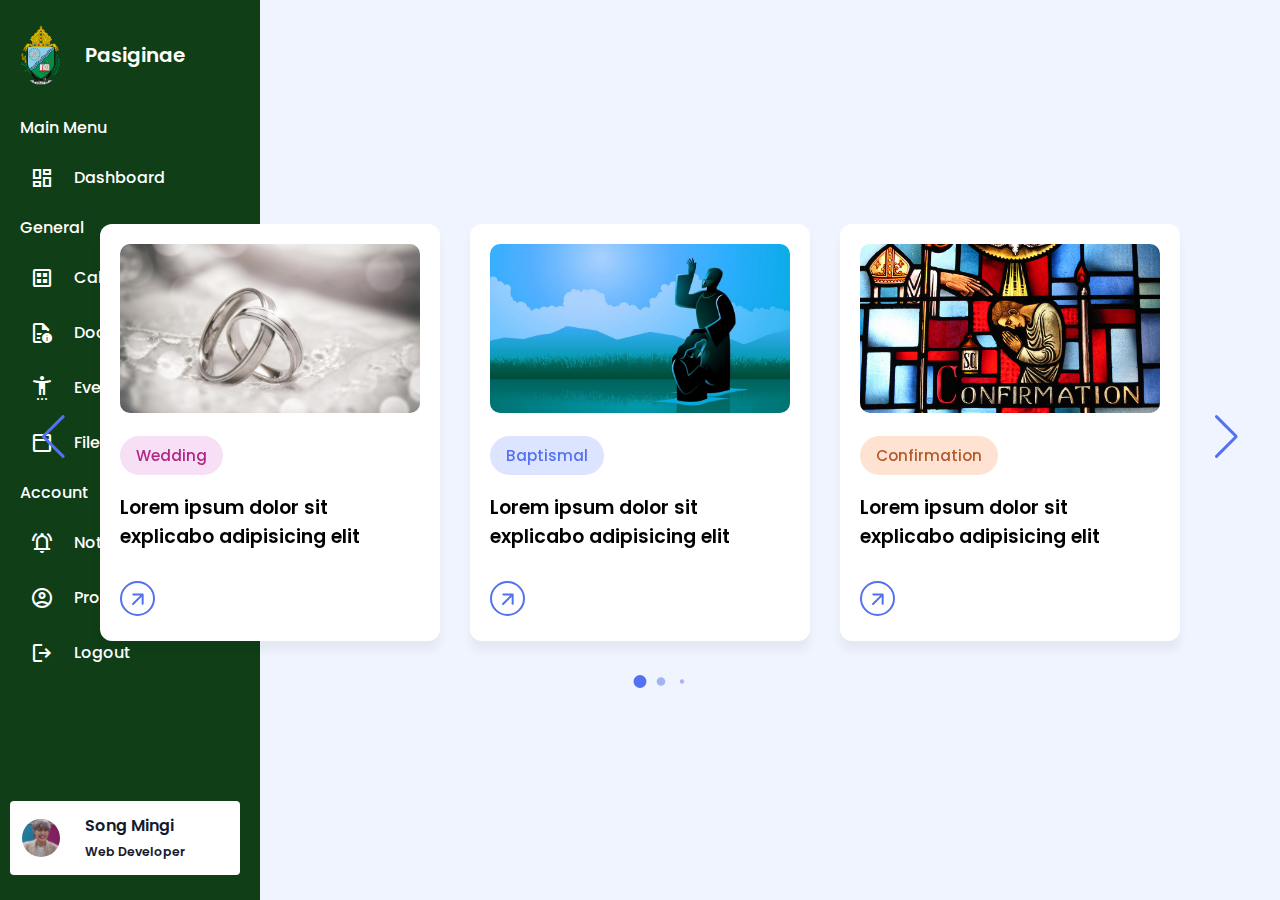
<file: samplecalen.html>
<!DOCTYPE html>

<html lang="en">
<head>
  <meta charset="UTF-8">
  <meta name="viewport" content="width=device-width, initial-scale=1.0">
  <title>Card Slider</title>

  <link rel="stylesheet" href="https://fonts.googleapis.com/css2?family=Material+Symbols+Rounded:opsz,wght,FILL,GRAD@24,400,0,0" />
 
  <link rel="stylesheet" href="https://cdn.jsdelivr.net/npm/swiper@11/swiper-bundle.min.css">
  <link rel="stylesheet" href="assets/CSS/style4card1.css">

  <link rel="stylesheet"
  href="https://fonts.googleapis.com/css2?family=Material+Symbols+Outlined:opsz,wght,FILL,GRAD@20..48,100..700,0..1,-50..200" />
<link rel="stylesheet" href="assets/CSS/style4sidebar.css" />
</head>

<body>
  <aside class="sidebar">
    <div class="sidebar-header">
      <img src="assets/img/v42_64.png" alt="logo" />
      <h2>Pasiginae</h2>
    </div>

    <ul class="sidebar-links">
      <h4>
        <span>Main Menu</span>
        <div class="menu-separator"></div>
      </h4>
      <li>
        <a href="main.html">
          <span class="material-symbols-outlined"> dashboard </span>Dashboard</a>
      </li>
      <li>
      <h4>
        <span>General</span>
        <div class="menu-separator"></div>
      </h4>
      <li>
        <a href="calendar.html"><span class="material-symbols-outlined"> dataset </span>Calendar</a>
      </li>
      <li>
        <a href="#"><span class="material-symbols-outlined"> quick_reference</span>Documents</a>
      </li>
      <li>
        <a href="#"><span class="material-symbols-outlined"> settings_accessibility </span>Events</a>
      </li>
      <li>
        <a href="#"><span class="material-symbols-outlined"> toolbar  </span>Files</a>
      </li>
     
      <h4>
        <span>Account</span>
        <div class="menu-separator"></div>
      </h4>

      <li>
        <a href="#"><span class="material-symbols-outlined">
            notifications_active </span>Notifications</a>
      </li>

      <li>
        <a href="userprofile.html"><span class="material-symbols-outlined"> account_circle </span>Profile</a>
      </li>
      <li>
        <a href="index.html">
            <span class="material-symbols-outlined"> logout </span>Logout</a>
      </li>
    </ul>
    <div class="user-account">
      <div class="user-profile">
        <img src="assets/img/mingi (2).jpg" alt="Profile Image" />
        <div class="user-detail">
          <h3>Song Mingi</h3>
          <span>Web Developer</span>
        </div>
      </div>
    </div>
  </aside>  

<body>
  <div class="container swiper">
    <div class="card-wrapper">

      <ul class="card-list swiper-wrapper">
        <li class="card-item swiper-slide">
          <a href="#" class="card-link">
            <img src="assets/img/marriage.jpg" alt="Card Image" class="card-image">
            <p class="badge badge-designer">Wedding </p>
            <h2 class="card-title">Lorem ipsum dolor sit explicabo adipisicing elit</h2>
            <button class="card-button material-symbols-rounded">arrow_forward</button>
          </a>
        </li>
        <li class="card-item swiper-slide">
          <a href="#" class="card-link">
            <img src="assets/img/baptismal.jpg" alt="Card Image" class="card-image">
            <p class="badge badge-developer">Baptismal</p>
            <h2 class="card-title">Lorem ipsum dolor sit explicabo adipisicing elit</h2>
            <button class="card-button material-symbols-rounded">arrow_forward</button>
          </a>
        </li>
        <li class="card-item swiper-slide">
          <a href="#" class="card-link">
            <img src="assets/img/confirmation.jpg" alt="Card Image" class="card-image">
            <p class="badge badge-marketer">Confirmation</p>
            <h2 class="card-title">Lorem ipsum dolor sit explicabo adipisicing elit</h2>
            <button class="card-button material-symbols-rounded">arrow_forward</button>
          </a>
        </li>
        <li class="card-item swiper-slide">
          <a href="#" class="card-link">
            <img src="assets/img/burial.png" alt="Card Image" class="card-image">
            <p class="badge badge-gamer">Funeral</p>
            <h2 class="card-title">Lorem ipsum dolor sit explicabo adipisicing elit</h2>
            <button class="card-button material-symbols-rounded">arrow_forward</button>
          </a>
        </li>
        <li class="card-item swiper-slide">
          <a href="#" class="card-link">
            <img src="assets/img/pamisa.png" alt="Card Image" class="card-image">
            <p class="badge badge-editor">Regular Mass</p>
            <h2 class="card-title">Lorem ipsum dolor sit explicabo adipisicing elit</h2>
            <button class="card-button material-symbols-rounded">arrow_forward</button>
          </a>
        </li>
      </ul>

       <!-- Pagination -->
      <div class="swiper-pagination"></div>

      <!-- Navigation Buttons -->
      <div class="swiper-slide-button swiper-button-prev"></div>
      <div class="swiper-slide-button swiper-button-next"></div>
    </div>
  </div>

  <!-- Linking SwiperJS script -->
  <script src="https://cdn.jsdelivr.net/npm/swiper@11/swiper-bundle.min.js"></script>

  <!-- Linking custom script -->
  <script src="assets/js/script4card.js"></script>
</body>
</html>
</file>
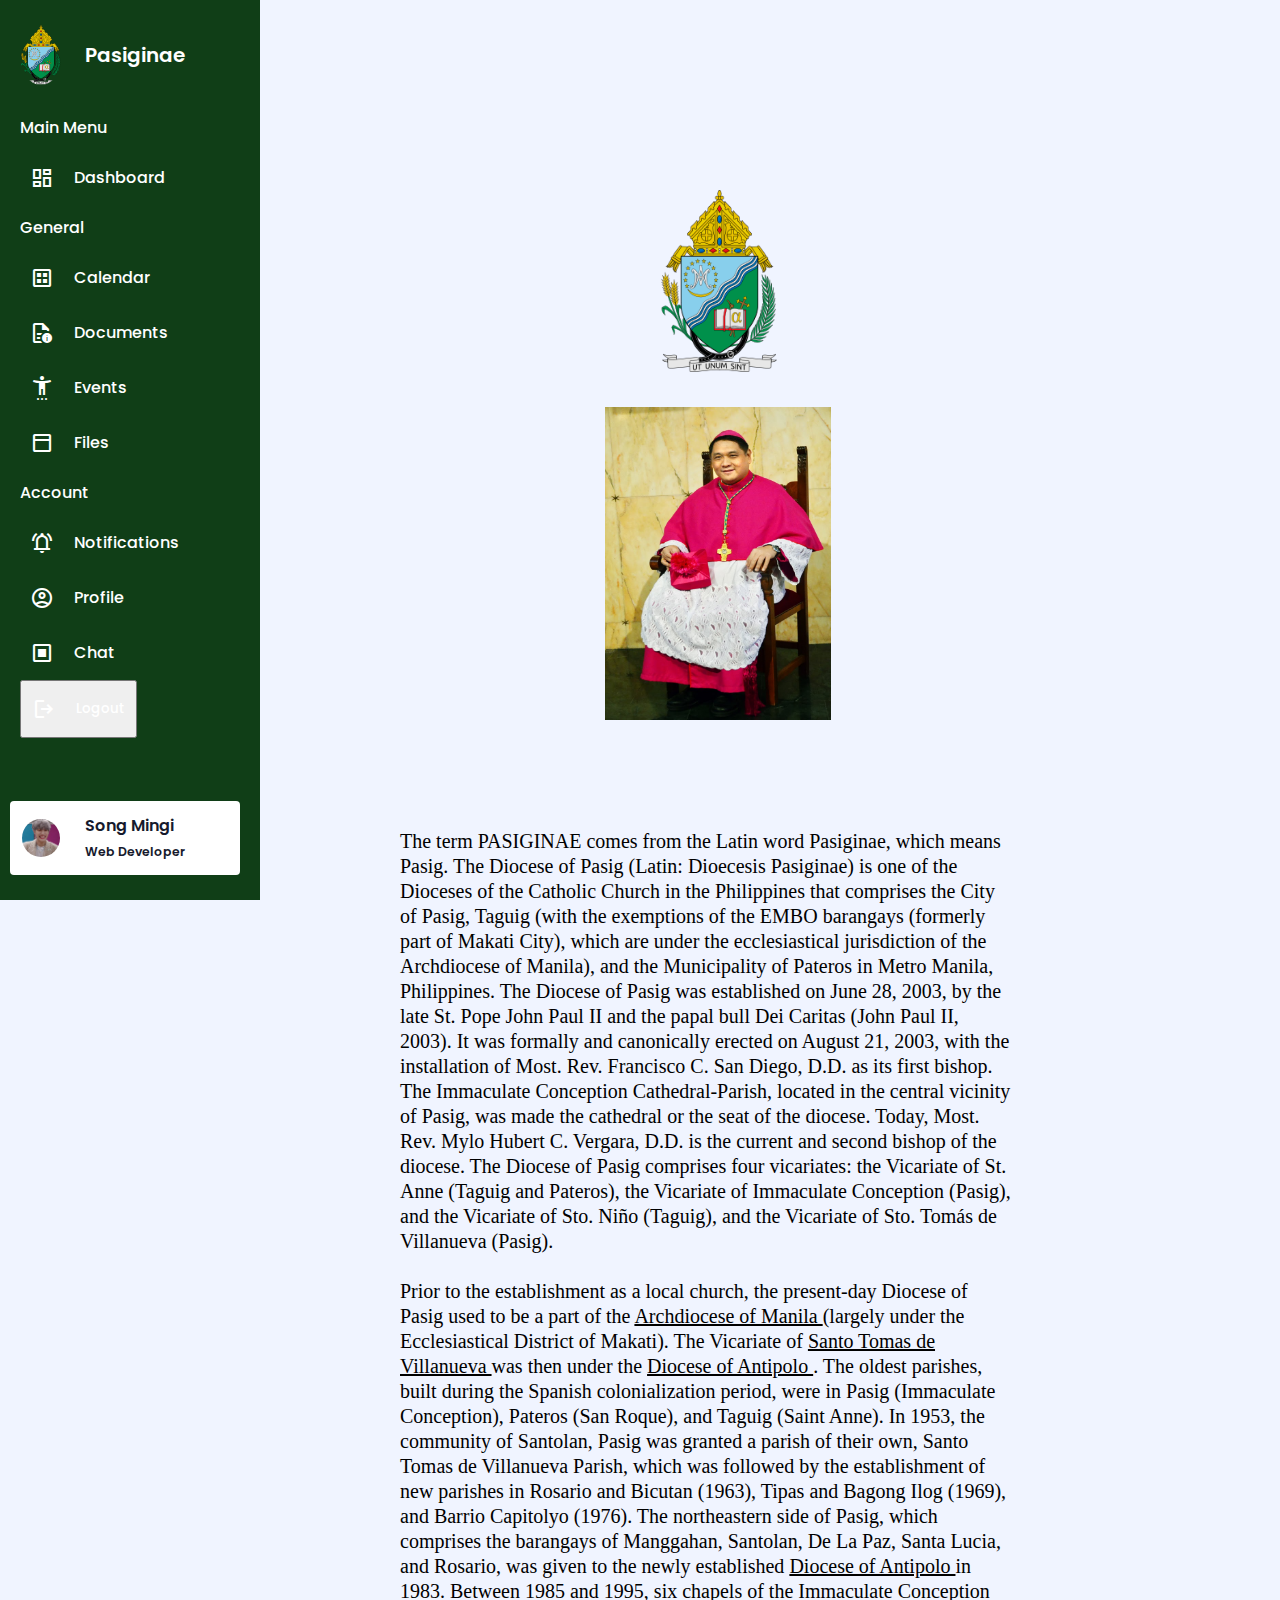
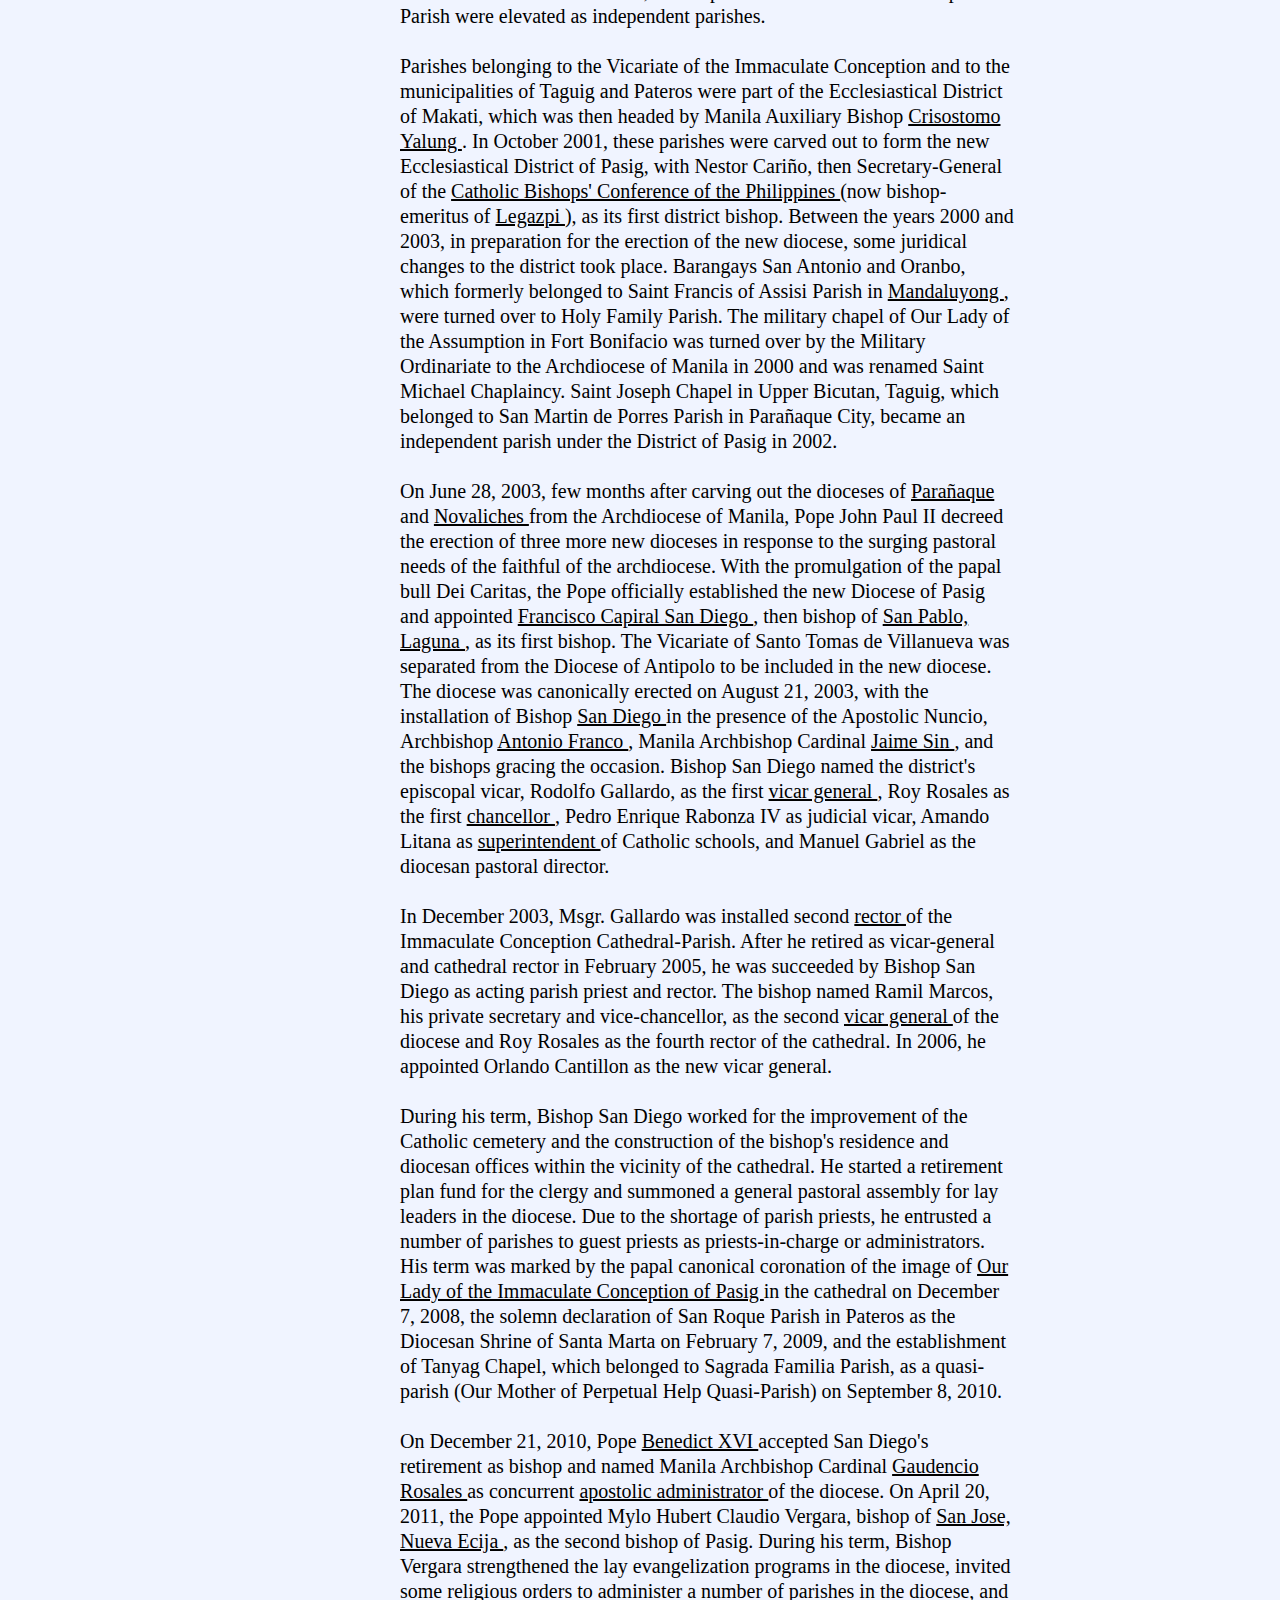
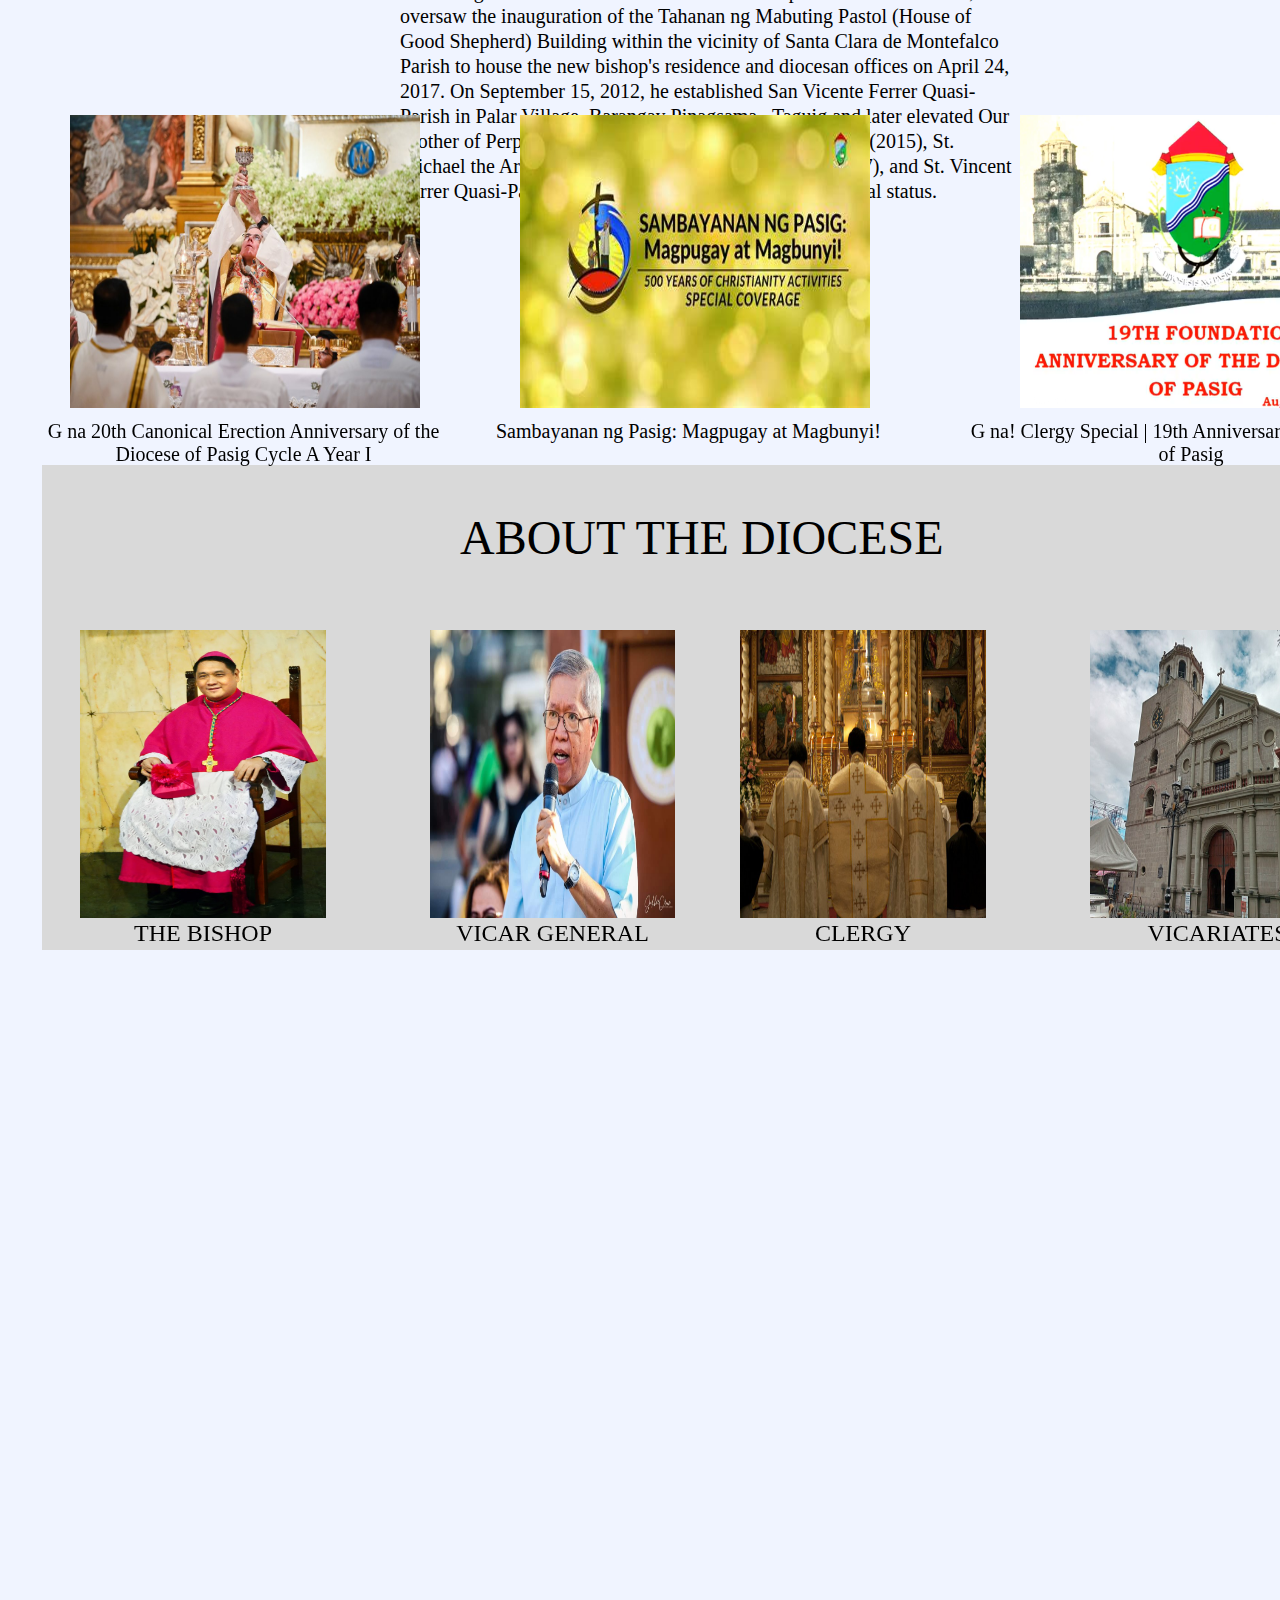
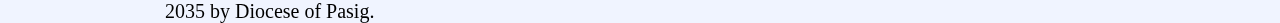
<file: SecondPage.html>
<!DOCTYPE html>
<html>
<head>
    <title>Second Page</title>
    <link rel="stylesheet"
    href="https://fonts.googleapis.com/css2?family=Material+Symbols+Outlined:opsz,wght,FILL,GRAD@20..48,100..700,0..1,-50..200" />
  <link rel="stylesheet" href="assets/CSS/style4sidebar.css" />
</head>


<body>
  <aside class="sidebar">
    <div class="sidebar-header">
      <img src="assets/img/v42_64.png" alt="logo" />
      <h2>Pasiginae</h2>
    </div>

    <ul class="sidebar-links">
      <h4>
        <span>Main Menu</span>
        <div class="menu-separator"></div>
      </h4>
      <li>
        <a href="main.html">
          <span class="material-symbols-outlined"> dashboard </span>Dashboard</a>
      </li>
      <li>
      <h4>
        <span>General</span>
        <div class="menu-separator"></div>
      </h4>
      <li>
        <a href="#"><span class="material-symbols-outlined"> dataset </span>Calendar</a>
      </li>
      <li>
        <a href="#"><span class="material-symbols-outlined"> quick_reference</span>Documents</a>
      </li>
      <li>
        <a href="#"><span class="material-symbols-outlined"> settings_accessibility </span>Events</a>
      </li>
      <li>
        <a href="#"><span class="material-symbols-outlined"> toolbar  </span>Files</a>
      </li>
     
      <h4>
        <span>Account</span>
        <div class="menu-separator"></div>
      </h4>

      <li>
        <a href="#"><span class="material-symbols-outlined">
            notifications_active </span>Notifications</a>
      </li>

      <li>
        <a href="#"><span class="material-symbols-outlined"> account_circle </span>Profile</a>
      </li>

      <li>
        <a href="#">
            <span class="material-symbols-outlined"> dialogs </span>Chat</a>
      </li>

      <li>
        <form action="allcode.php" method="POST">
          <button type="submit" name="logout_btn" class="logout-btn">
            <a><span class="material-symbols-outlined">logout</span>Logout</a>
          </button>
        </form>
      </li>
    </ul>
    <div class="user-account">
      <div class="user-profile">
        <img src="assets/img/mingi (2).jpg" alt="Profile Image" />
        <div class="user-detail">
          <h3>Song Mingi</h3>
          <span>Web Developer</span>
        </div>
      </div>
    </div>
  </aside>

    
  </head>
  <body>
 
  <img style="width: 121px; height: 182px; left: 659px; top: 190px; position: absolute" src="assets/img/v42_64.png" /> 
  <img style="width: 226px; height: 313px; left: 605px; top: 407px; position: absolute" src="assets/img/v42_62.png" />


  <div style="width: 614px; left: 400px; top: 805px; position: absolute"><span style="color: #000000; font-size: 20px; font-family: Carme; font-weight: 400; word-wrap: break-word"> <br> The term PASIGINAE comes from the Latin word Pasiginae, 
  which means Pasig. The Diocese of Pasig (Latin: Dioecesis Pasiginae) is one of the Dioceses of the Catholic Church in the Philippines that comprises the City of Pasig, 
  Taguig (with the exemptions of the EMBO barangays (formerly part of Makati City), which are under the ecclesiastical jurisdiction of the Archdiocese of Manila), 
  and the Municipality of Pateros in Metro Manila, Philippines. The Diocese of Pasig was established on June 28, 2003, by the late St. Pope John Paul II and the papal bull Dei Caritas (John Paul II, 2003). 
  It was formally and canonically erected on August 21, 2003, with the installation of Most. Rev. Francisco C. San Diego, D.D. as its first bishop. 
  The Immaculate Conception Cathedral-Parish, located in the central vicinity of Pasig, was made the cathedral or the seat of the diocese. 
  Today, Most. Rev. Mylo Hubert C. Vergara, D.D. is the current and second bishop of the diocese. The Diocese of Pasig comprises four vicariates: the Vicariate of St. Anne (Taguig and Pateros), the Vicariate of Immaculate Conception (Pasig), and the Vicariate of Sto. Niño (Taguig), and the Vicariate of Sto. Tomás de Villanueva (Pasig).<br/> 
  
  <br/>Prior to the establishment as a local church, the present-day Diocese of Pasig used to be a part of the

</span><span style="color: #000000; font-size: 20px; font-family: Carme; font-weight: 400; text-decoration: underline; word-wrap: break-word">Archdiocese of Manila

</span><span style="color: #000000; font-size: 20px; font-family: Carme; font-weight: 400; word-wrap: break-word"> (largely under the Ecclesiastical District of Makati). 
  The Vicariate of 

</span><span style="color: #000000; font-size: 20px; font-family: Carme; font-weight: 400; text-decoration: underline; word-wrap: break-word">Santo Tomas de Villanueva

</span><span style="color: #000000; font-size: 20px; font-family: Carme; font-weight: 400; word-wrap: break-word"> was then under the 

</span><span style="color: #000000; font-size: 20px; font-family: Carme; font-weight: 400; text-decoration: underline; word-wrap: break-word">Diocese of Antipolo

</span><span style="color: #000000; font-size: 20px; font-family: Carme; font-weight: 400; word-wrap: break-word">.
  The oldest parishes, built during the Spanish colonialization period, were in Pasig (Immaculate Conception), Pateros (San Roque), and Taguig (Saint Anne). In 1953, the community of Santolan, Pasig was granted a parish of their own, Santo Tomas de Villanueva Parish, which was followed by the establishment of new parishes in Rosario and Bicutan (1963), 
  Tipas and Bagong Ilog (1969), and Barrio Capitolyo (1976). The northeastern side of Pasig, which comprises the barangays of Manggahan, Santolan, De La Paz, Santa Lucia, and Rosario, was given to the newly established 

</span><span style="color: #000000; font-size: 20px; font-family: Carme; font-weight: 400; text-decoration: underline; word-wrap: break-word">Diocese of Antipolo

</span><span style="color: #000000; font-size: 20px; font-family: Carme; font-weight: 400; word-wrap: break-word"> in 1983. 
  Between 1985 and 1995, six chapels of the Immaculate Conception Parish were elevated as independent parishes.<br/>​<br/>Parishes belonging to the Vicariate of the Immaculate Conception and to the municipalities of Taguig and Pateros were part of the Ecclesiastical District of Makati, which was then headed by Manila Auxiliary Bishop 

</span><span style="color: #000000; font-size: 20px; font-family: Carme; font-weight: 400; text-decoration: underline; word-wrap: break-word">Crisostomo Yalung

</span><span style="color: #000000; font-size: 20px; font-family: Carme; font-weight: 400; word-wrap: break-word">. 
  In October 2001, these parishes were carved out to form the new Ecclesiastical District of Pasig, with Nestor Cariño, then Secretary-General of the 

</span><span style="color: #000000; font-size: 20px; font-family: Carme; font-weight: 400; text-decoration: underline; word-wrap: break-word">Catholic Bishops' Conference of the Philippines

</span><span style="color: #000000; font-size: 20px; font-family: Carme; font-weight: 400; word-wrap: break-word"> (now bishop-emeritus of
  
</span><span style="color: #000000; font-size: 20px; font-family: Carme; font-weight: 400; text-decoration: underline; word-wrap: break-word">Legazpi

</span><span style="color: #000000; font-size: 20px; font-family: Carme; font-weight: 400; word-wrap: break-word">), 
  as its first district bishop. Between the years 2000 and 2003, in preparation for the erection of the new diocese, some juridical changes to the district took place.
   Barangays San Antonio and Oranbo, which formerly belonged to Saint Francis of Assisi Parish in

</span><span style="color: #000000; font-size: 20px; font-family: Carme; font-weight: 400; text-decoration: underline; word-wrap: break-word">Mandaluyong

</span><span style="color: #000000; font-size: 20px; font-family: Carme; font-weight: 400; word-wrap: break-word">, were turned over to Holy Family Parish. 
  The military chapel of Our Lady of the Assumption in Fort Bonifacio was turned over by the Military Ordinariate to the Archdiocese of Manila in 2000 and was renamed Saint Michael Chaplaincy. 
  Saint Joseph Chapel in Upper Bicutan, Taguig, which belonged to San Martin de Porres Parish in Parañaque City, became an independent parish under the District of Pasig in 2002.
  <br/>​<br/>On June 28, 2003, few months after carving out the dioceses of 

</span><span style="color: #000000; font-size: 20px; font-family: Carme; font-weight: 400; text-decoration: underline; word-wrap: break-word">Parañaque

</span><span style="color: #000000; font-size: 20px; font-family: Carme; font-weight: 400; word-wrap: break-word"> and 

</span><span style="color: #000000; font-size: 20px; font-family: Carme; font-weight: 400; text-decoration: underline; word-wrap: break-word">Novaliches

</span><span style="color: #000000; font-size: 20px; font-family: Carme; font-weight: 400; word-wrap: break-word"> from the Archdiocese of Manila, Pope John Paul II 
  decreed the erection of three more new dioceses in response to the surging pastoral needs of the faithful of the archdiocese. With the promulgation of the papal bull Dei Caritas,
   the Pope officially established the new Diocese of Pasig and appointed 

</span><span style="color: #000000; font-size: 20px; font-family: Carme; font-weight: 400; text-decoration: underline; word-wrap: break-word">Francisco Capiral San Diego

</span><span style="color: #000000; font-size: 20px; font-family: Carme; font-weight: 400; word-wrap: break-word">, then bishop of 

</span><span style="color: #000000; font-size: 20px; font-family: Carme; font-weight: 400; text-decoration: underline; word-wrap: break-word">San Pablo, Laguna

</span><span style="color: #000000; font-size: 20px; font-family: Carme; font-weight: 400; word-wrap: break-word">, as its first bishop. 
  The Vicariate of Santo Tomas de Villanueva was separated from the Diocese of Antipolo to be included in the new diocese. 
  The diocese was canonically erected on August 21, 2003, with the installation of Bishop 

</span><span style="color: #000000; font-size: 20px; font-family: Carme; font-weight: 400; text-decoration: underline; word-wrap: break-word">San Diego

</span><span style="color: #000000; font-size: 20px; font-family: Carme; font-weight: 400; word-wrap: break-word"> in the presence of the Apostolic Nuncio, Archbishop 

</span><span style="color: #000000; font-size: 20px; font-family: Carme; font-weight: 400; text-decoration: underline; word-wrap: break-word">Antonio Franco

</span><span style="color: #000000; font-size: 20px; font-family: Carme; font-weight: 400; word-wrap: break-word">, Manila Archbishop Cardinal

   </span><span style="color: #000000; font-size: 20px; font-family: Carme; font-weight: 400; text-decoration: underline; word-wrap: break-word">Jaime Sin

   </span><span style="color: #000000; font-size: 20px; font-family: Carme; font-weight: 400; word-wrap: break-word">, and the bishops gracing the occasion. 
    Bishop San Diego named the district's episcopal vicar, Rodolfo Gallardo, as the first
    
  </span><span style="color: #000000; font-size: 20px; font-family: Carme; font-weight: 400; text-decoration: underline; word-wrap: break-word">vicar general

  </span><span style="color: #000000; font-size: 20px; font-family: Carme; font-weight: 400; word-wrap: break-word">, Roy Rosales as the first 

  </span><span style="color: #000000; font-size: 20px; font-family: Carme; font-weight: 400; text-decoration: underline; word-wrap: break-word">chancellor

  </span><span style="color: #000000; font-size: 20px; font-family: Carme; font-weight: 400; word-wrap: break-word">, Pedro Enrique Rabonza IV as judicial vicar, Amando Litana as 

  </span><span style="color: #000000; font-size: 20px; font-family: Carme; font-weight: 400; text-decoration: underline; word-wrap: break-word">superintendent

  </span><span style="color: #000000; font-size: 20px; font-family: Carme; font-weight: 400; word-wrap: break-word"> of Catholic schools, and Manuel Gabriel as the diocesan pastoral director.
    <br/>​<br/>In December 2003, Msgr. Gallardo was installed second
  
  </span><span style="color: #000000; font-size: 20px; font-family: Carme; font-weight: 400; text-decoration: underline; word-wrap: break-word">rector

  </span><span style="color: #000000; font-size: 20px; font-family: Carme; font-weight: 400; word-wrap: break-word"> of the Immaculate Conception Cathedral-Parish. 
    After he retired as vicar-general and cathedral rector in February 2005, he was succeeded by Bishop San Diego as acting parish priest and rector.
     The bishop named Ramil Marcos, his private secretary and vice-chancellor, as the second 

  </span><span style="color: #000000; font-size: 20px; font-family: Carme; font-weight: 400; text-decoration: underline; word-wrap: break-word">vicar general

  </span><span style="color: #000000; font-size: 20px; font-family: Carme; font-weight: 400; word-wrap: break-word"> of the diocese and Roy Rosales as the fourth rector of the cathedral. 
    In 2006, he appointed Orlando Cantillon as the new vicar general.
    <br/>​<br/>During his term, Bishop San Diego worked for the improvement of the Catholic cemetery and the construction of the bishop's residence and diocesan offices within the vicinity of the cathedral. 
    He started a retirement plan fund for the clergy and summoned a general pastoral assembly for lay leaders in the diocese. 
    Due to the shortage of parish priests, he entrusted a number of parishes to guest priests as priests-in-charge or administrators. 
    His term was marked by the papal canonical coronation of the image of
  
  </span><span style="color: #000000; font-size: 20px; font-family: Carme; font-weight: 400; text-decoration: underline; word-wrap: break-word">Our Lady of the Immaculate Conception of Pasig

  </span><span style="color: #000000; font-size: 20px; font-family: Carme; font-weight: 400; word-wrap: break-word"> in the cathedral on December 7, 2008, the solemn declaration of San Roque Parish in Pateros as the Diocesan Shrine of Santa Marta on February 7, 2009, and the establishment of Tanyag Chapel,
     which belonged to Sagrada Familia Parish, as a quasi-parish (Our Mother of Perpetual Help Quasi-Parish) on September 8, 2010.
     <br/>​<br/>On December 21, 2010, Pope 
  
  </span><span style="color: #000000; font-size: 20px; font-family: Carme; font-weight: 400; text-decoration: underline; word-wrap: break-word">Benedict XVI

  </span><span style="color: #000000; font-size: 20px; font-family: Carme; font-weight: 400; word-wrap: break-word"> accepted San Diego's retirement as bishop and named Manila Archbishop Cardinal
    
  </span><span style="color: #000000; font-size: 20px; font-family: Carme; font-weight: 400; text-decoration: underline; word-wrap: break-word">Gaudencio Rosales

  </span><span style="color: #000000; font-size: 20px; font-family: Carme; font-weight: 400; word-wrap: break-word"> as concurrent 

  </span><span style="color: #000000; font-size: 20px; font-family: Carme; font-weight: 400; text-decoration: underline; word-wrap: break-word">apostolic administrator

  </span><span style="color: #000000; font-size: 20px; font-family: Carme; font-weight: 400; word-wrap: break-word"> of the diocese. On April 20, 2011, the Pope appointed Mylo Hubert Claudio Vergara, bishop of 

  </span><span style="color: #000000; font-size: 20px; font-family: Carme; font-weight: 400; text-decoration: underline; word-wrap: break-word">San Jose, Nueva Ecija

  </span><span style="color: #000000; font-size: 20px; font-family: Carme; font-weight: 400; word-wrap: break-word">, as the second bishop of Pasig. 
    During his term, Bishop Vergara strengthened the lay evangelization programs in the diocese, invited some religious orders to administer a number of parishes in the diocese,
     and oversaw the inauguration of the Tahanan ng Mabuting Pastol (House of Good Shepherd) Building within the vicinity of Santa Clara de Montefalco Parish to house the new bishop's residence 
     and diocesan offices on April 24, 2017. On September 15, 2012, he established San Vicente Ferrer Quasi-Parish in Palar Village, Barangay 

  </span><span style="color: #000000; font-size: 20px; font-family: Carme; font-weight: 400; text-decoration: underline; word-wrap: break-word">Pinagsama

  </span><span style="color: #000000; font-size: 20px; font-family: Carme; font-weight: 400; word-wrap: break-word">, Taguig and later elevated Our Mother of Perpetual Help Quasi-Parish in Bagong Tanyag (2015),
     St. Michael the Archangel Chaplaincy in Fort Bonifacio (2017), and St. Vincent Ferrer Quasi-Parish in Palar (2018) to full-fledged parochial status.</span></div>
  

  <div style="width: 1356px; height: 485px; left: 42px; top: 3665px; position: absolute; background: #D9D9D9"></div>
  <div style="width: 350px; height: 293px; left: 70px; top: 3315px; position: absolute; background: #D9D9D9; border-radius: 11px"></div>
  <img style="width: 350px; height: 293px; left: 70px; top: 3315px; position: absolute" src="assets/img/20th.png" />

  <div style="width: 350px; height: 293px; left: 520px; top: 3315px; position: absolute; background: #D9D9D9; border-radius: 11px"></div>
  <img style="width: 350px; height: 293px; left: 520px; top: 3315px; position: absolute" src="assets/img/OIP.jpg" />

  <div style="width: 350px; height: 293px; left: 1020px; top: 3315px; position: absolute; background: #D9D9D9; border-radius: 11px"></div>
  <img style="width: 350px; height: 293px; left: 1020px; top: 3315px; position: absolute" src="assets/img/19th.png" />

  
  <div style="width: 447px; left: 20px; top: 3620px; position: absolute; text-align: center; color: black; font-size: 20px; font-family: Inter; font-weight: 400; word-wrap: break-word">G na 20th Canonical Erection Anniversary of the Diocese of Pasig Cycle A Year I</div>

  <div style="width: 496px; left: 496px; top: 3620px; position: absolute; color: black; font-size: 20px; font-family: Inter; font-weight: 400; word-wrap: break-word">Sambayanan ng Pasig: Magpugay at Magbunyi!</div>

  <div style="width: 442px; left: 970px; top: 3620px; position: absolute; text-align: center; color: black; font-size: 20px; font-family: Inter; font-weight: 400; word-wrap: break-word">G na! Clergy Special | 19th Anniversary of the Diocese of Pasig</div>


  <div style="left: 460px; top: 3710px; position: absolute; text-align: center; color: black; font-size: 48px; font-family: Gelasio; font-weight: 500; word-wrap: break-word">ABOUT THE DIOCESE</div>
  <img style="width: 246px; height: 288px; left: 80px; top: 3830px; position: absolute" src="assets/img/v42_62.png" />
  <img style="width: 245px; height: 288px; left: 430px; top: 3830px; position: absolute" src="assets/img/VicarGen.jpg" />
  <img style="width: 246px; height: 288px; left: 740px; top: 3830px; position: absolute" src="assets/img/clergy.jpg" />
  <img style="width: 255px; height: 288px; left: 1090px; top: 3830px; position: absolute" src="assets/img/vica.jpg" />


  <div style="width: 246px; height: 288px; left: 80px; top: 4120px; position: absolute; text-align: center; color: black; font-size: 24px; font-family: Georama; font-weight: 500; word-wrap: break-word">THE BISHOP</div>

  <div style="width: 245px; height: 288px; left: 430px; top: 4120px; position: absolute; text-align: center; color: black; font-size: 24px; font-family: Georama; font-weight: 500; word-wrap: break-word">VICAR GENERAL</div>

  <div stYle="width: 246px; height: 288px; left: 740px; top: 4120px; position: absolute; text-align: center; color: black; font-size: 24px; font-family: Georama; font-weight: 500; word-wrap: break-word">CLERGY</div>

  <div style="width: 255px; height: 288px; left: 1090px; top: 4120px; position: absolute; text-align: center; color: black; font-size: 24px; font-family: Georama; font-weight: 500; word-wrap: break-word">VICARIATES</div>

  <div style="left: 165px; top: 4800px; position: absolute; color: rgb(0, 0, 0); font-size: 20px; font-family: Carme; font-weight: 400; word-wrap: break-word">2035 by Diocese of Pasig. </div>



</div>
</file>
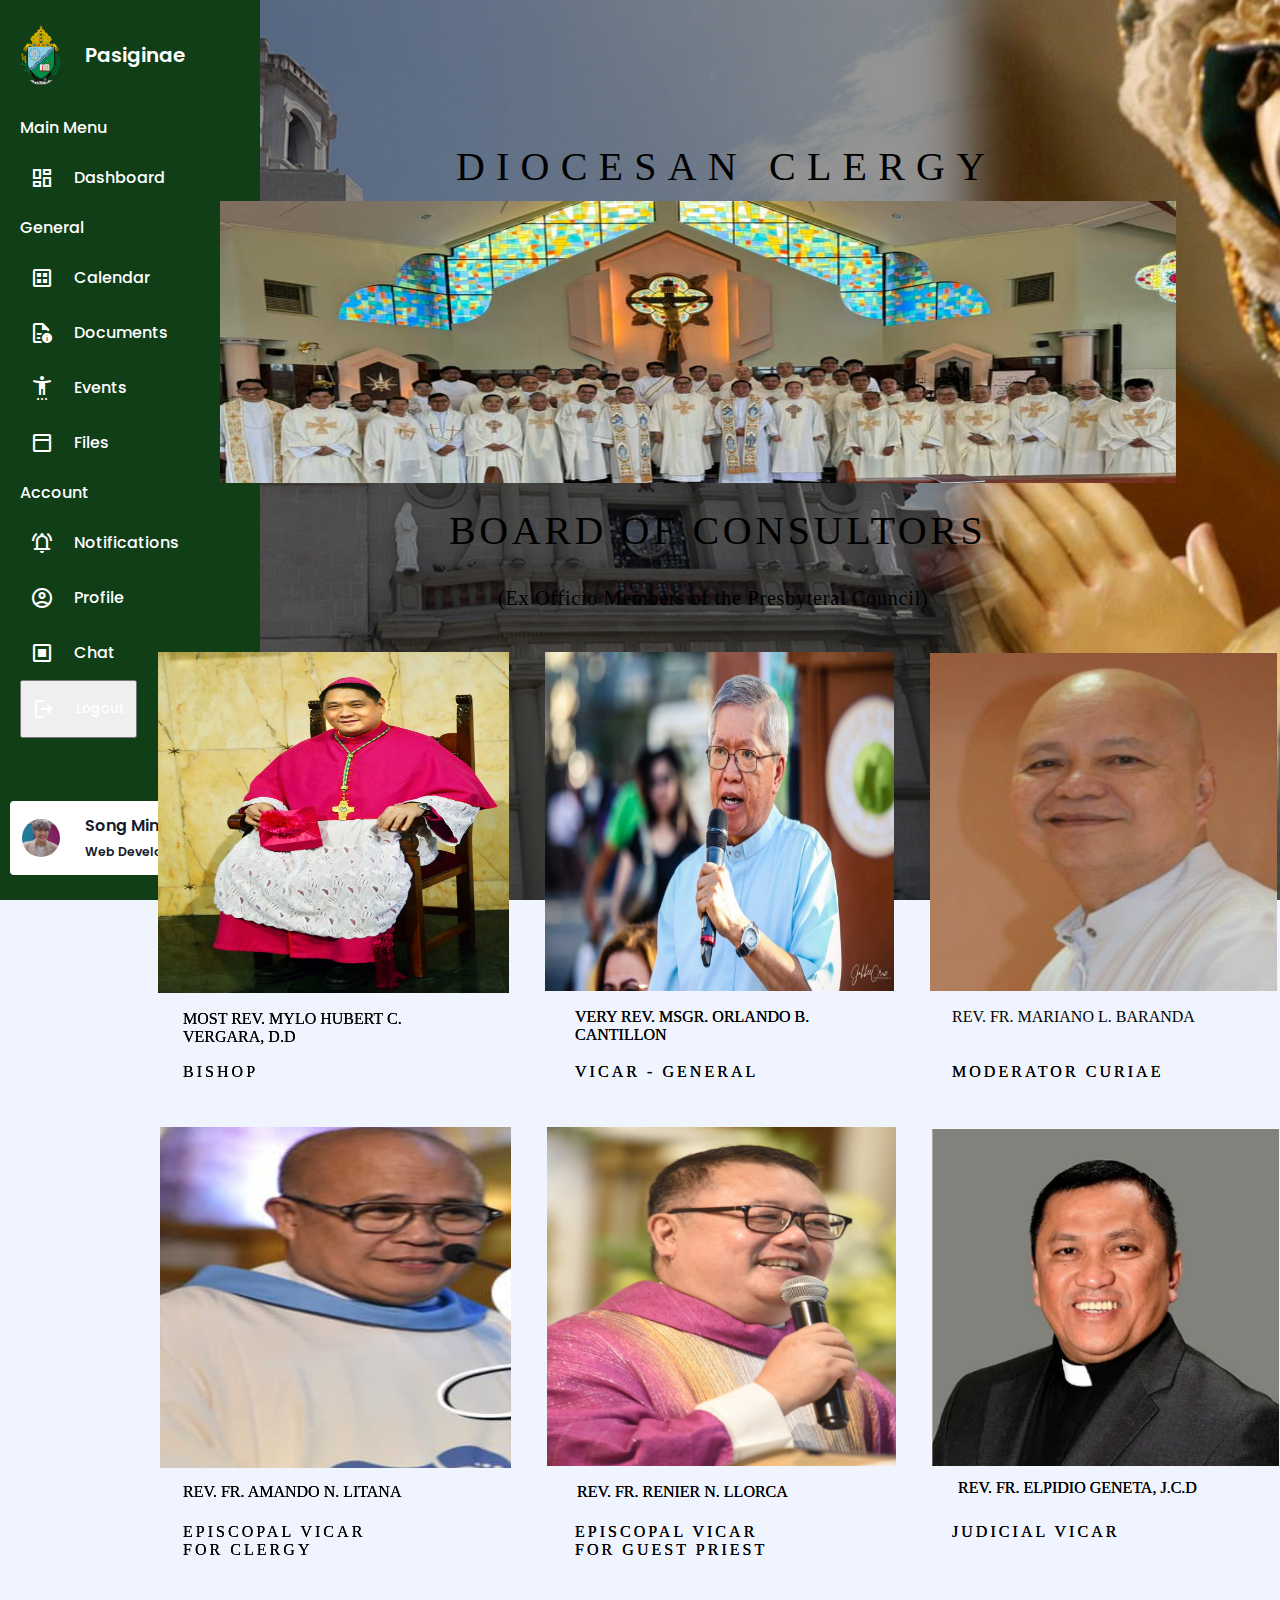
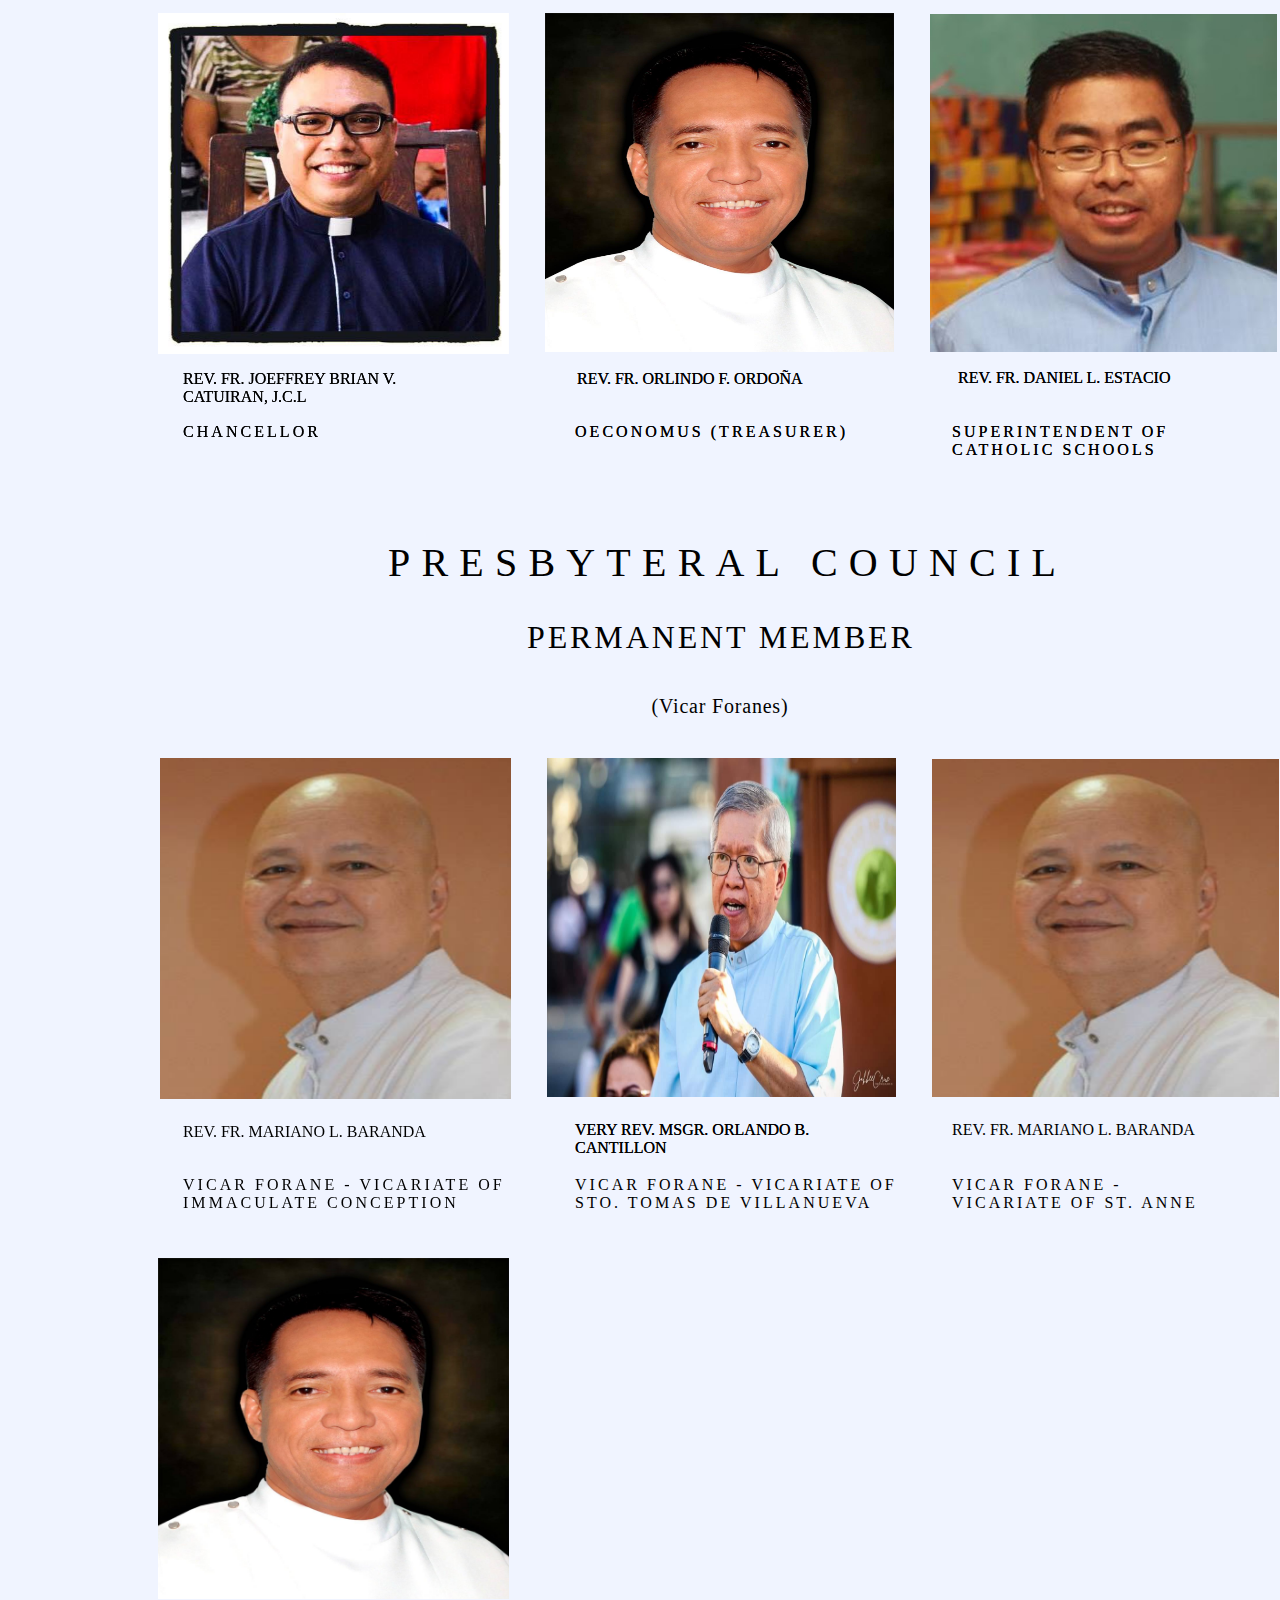
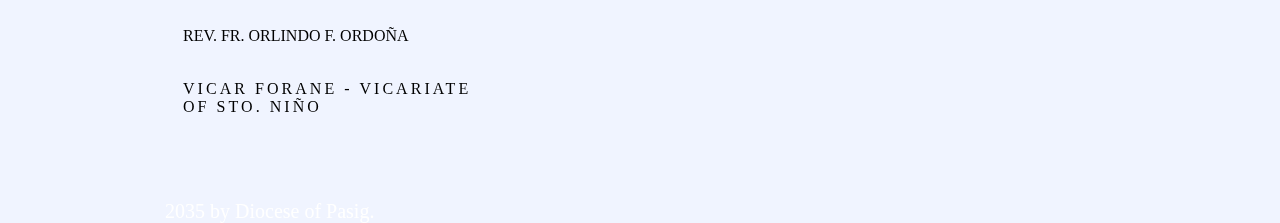
<file: SeventhPage.html>
<!DOCTYPE html>
<html>
<head>
    <title>SeventhPage</title>
    <link rel="stylesheet"
    href="https://fonts.googleapis.com/css2?family=Material+Symbols+Outlined:opsz,wght,FILL,GRAD@20..48,100..700,0..1,-50..200" />
  <link rel="stylesheet" href="assets/CSS/style4sidebar.css" />
</head>



<body>
  <aside class="sidebar">
    <div class="sidebar-header">
      <img src="assets/img/v42_64.png" alt="logo" />
      <h2>Pasiginae</h2>
    </div>

    <ul class="sidebar-links">
      <h4>
        <span>Main Menu</span>
        <div class="menu-separator"></div>
      </h4>
      <li>
        <a href="main.html">
          <span class="material-symbols-outlined"> dashboard </span>Dashboard</a>
      </li>
      <li>
      <h4>
        <span>General</span>
        <div class="menu-separator"></div>
      </h4>
      <li>
        <a href="#"><span class="material-symbols-outlined"> dataset </span>Calendar</a>
      </li>
      <li>
        <a href="#"><span class="material-symbols-outlined"> quick_reference</span>Documents</a>
      </li>
      <li>
        <a href="#"><span class="material-symbols-outlined"> settings_accessibility </span>Events</a>
      </li>
      <li>
        <a href="#"><span class="material-symbols-outlined"> toolbar  </span>Files</a>
      </li>
     
      <h4>
        <span>Account</span>
        <div class="menu-separator"></div>
      </h4>

      <li>
        <a href="#"><span class="material-symbols-outlined">
            notifications_active </span>Notifications</a>
      </li>

      <li>
        <a href="#"><span class="material-symbols-outlined"> account_circle </span>Profile</a>
      </li>

      <li>
        <a href="#">
            <span class="material-symbols-outlined"> dialogs </span>Chat</a>
      </li>

      <li>
        <form action="allcode.php" method="POST">
          <button type="submit" name="logout_btn" class="logout-btn">
            <a><span class="material-symbols-outlined">logout</span>Logout</a>
          </button>
        </form>
      </li>
    </ul>
    <div class="user-account">
      <div class="user-profile">
        <img src="assets/img/mingi (2).jpg" alt="Profile Image" />
        <div class="user-detail">
          <h3>Song Mingi</h3>
          <span>Web Developer</span>
        </div>
      </div>
    </div>
  </aside>

    <style>
        body {
            background-image: url('assets/img/v7_3.png');
            background-repeat: no-repeat;
            background-attachment: fixed;
            background-size: cover;
        }
    </style>
  </head>
  <body>

  <div class="DiocesanClergy" style="left: 456px; top: 143px; position: absolute; text-align: center; color: black; font-size: 40px; font-family: Kadwa; font-weight: 400; letter-spacing: 11.20px; word-wrap: break-word">DIOCESAN CLERGY</div>
  <div class="PresbyteralCouncil" style="left: 388px; top: 2139px; position: absolute; text-align: center; color: black; font-size: 40px; font-family: Kadwa; font-weight: 400; letter-spacing: 11.20px; word-wrap: break-word">PRESBYTERAL COUNCIL</div>
  <div class="BoardOfConsultors" style="left: 449px; top: 507px; position: absolute; text-align: center; color: black; font-size: 40px; font-family: Kadwa; font-weight: 400; letter-spacing: 3.60px; word-wrap: break-word">BOARD OF CONSULTORS</div>
  <div class="PermanentMember" style="left: 527px; top: 2219px; position: absolute; text-align: center; color: black; font-size: 32px; font-family: Kadwa; font-weight: 400; letter-spacing: 2.88px; word-wrap: break-word">PERMANENT MEMBER</div>
  <div class="ExOfficioMembersOfThePresbyteralCouncil" style="width: 444px; left: 498px; top: 587px; position: absolute; color: black; font-size: 20px; font-family: Hind; font-weight: 400; letter-spacing: 0.80px; word-wrap: break-word">(Ex Officio Members of the Presbyteral Council)</div>
  <div class="VicarForanes" style="width: 444px; left: 498px; top: 2295px; position: absolute; text-align: center; color: black; font-size: 20px; font-family: Hind; font-weight: 400; letter-spacing: 0.80px; word-wrap: break-word">(Vicar Foranes)</div>
  <div class="2035ByDioceseOfPasig" style="left: 165px; top: 3400px; position: absolute; color: white; font-size: 20px; font-family: Carme; font-weight: 400; word-wrap: break-word">2035 by Diocese of Pasig. </div>
  
  
  <img class="Image17" style="width: 956px; height: 282px; left: 220px; top: 201px; position: absolute" src="assets/img/BOARD OF CLERGGY.jpg" />
  <img class="Image18" style="width: 351px; height: 341px; left: 158px; top: 652px; position: absolute" src="assets/img/v42_62.png" />
  <img class="Image19" style="width: 349px; height: 339px; left: 545px; top: 652px; position: absolute" src="assets/img/VicarGen.jpg" />
  <img class="Image20" style="width: 347px; height: 338px; left: 930px; top: 653px; position: absolute" src="assets/img/baranda.png" />
  <img class="Image21" style="width: 351px; height: 341px; left: 160px; top: 1127px; position: absolute" src="assets/img/Litana.png" />
  <img class="Image22" style="width: 349px; height: 339px; left: 547px; top: 1127px; position: absolute" src="assets/img/LLORCA.png" />
  <img class="Image23" style="width: 347px; height: 338px; left: 932px; top: 1128px; position: absolute" src="assets/img/GENETA.png" /> <!-- STILL LOOKING FOR PIC-->
  <img class="Image24" style="width: 351px; height: 341px; left: 158px; top: 1613px; position: absolute" src="assets/img/catuiran.jpg" />
  <img class="Image25" style="width: 349px; height: 339px; left: 545px; top: 1613px; position: absolute" src="assets/img/orlindo.jpg" />
  <img class="Image26" style="width: 347px; height: 338px; left: 930px; top: 1614px; position: absolute" src="assets/img/ESTACIO.jpg" />




  <img class="Image27" style="width: 351px; height: 341px; left: 160px; top: 2358px; position: absolute" src="assets/img/baranda.png" />
  <img class="Image28" style="width: 349px; height: 339px; left: 547px; top: 2358px; position: absolute" src="assets/img/VicarGen.jpg" />
  <img class="Image29" style="width: 347px; height: 338px; left: 932px; top: 2359px; position: absolute" src="assets/img/baranda.png" />
  <img class="Image30" style="width: 351px; height: 341px; left: 158px; top: 2858px; position: absolute" src="assets/img/orlindo.jpg" />




  
  <div class="VeryRevMsgrOrlandoBCantillon" style="width: 290px; left: 575px; top: 1008px; position: absolute; color: black; font-size: 16px; font-family: Carme; font-weight: 400; word-wrap: break-word">VERY REV. MSGR. ORLANDO B. CANTILLON</div>
  <div class="RevFrMarianoLBaranda" style="width: 290px; left: 952px; top: 1008px; position: absolute; color: black; font-size: 16px; font-family: Carme; font-weight: 400; word-wrap: break-word">REV. FR. MARIANO L. BARANDA</div>
  <div class="VicarGeneral" style="left: 575px; top: 1063px; position: absolute; color: black; font-size: 16px; font-family: Cantata One; font-weight: 400; letter-spacing: 3.04px; word-wrap: break-word">VICAR - GENERAL</div>
  <div class="ModeratorCuriae" style="width: 245px; left: 952px; top: 1063px; position: absolute; color: black; font-size: 16px; font-family: Cantata One; font-weight: 400; letter-spacing: 3.04px; word-wrap: break-word">MODERATOR CURIAE<br/></div>
  <div class="EpiscopalVicarForGuestPriest" style="width: 219px; left: 575px; top: 1523px; position: absolute; color: black; font-size: 16px; font-family: Cantata One; font-weight: 400; letter-spacing: 3.04px; word-wrap: break-word">EPISCOPAL VICAR FOR GUEST PRIEST</div>
  <div class="JudicialVicar" style="width: 187px; left: 952px; top: 1523px; position: absolute; color: black; font-size: 16px; font-family: Cantata One; font-weight: 400; letter-spacing: 3.04px; word-wrap: break-word">JUDICIAL VICAR<br/></div>
  <div class="OeconomusTreasurer" style="left: 575px; top: 2023px; position: absolute; color: black; font-size: 16px; font-family: Cantata One; font-weight: 400; letter-spacing: 3.04px; word-wrap: break-word">OECONOMUS (TREASURER)<br/></div>
  <div class="SuperintendentOfCatholicSchools" style="width: 248px; left: 952px; top: 2023px; position: absolute; color: black; font-size: 16px; font-family: Cantata One; font-weight: 400; letter-spacing: 3.04px; word-wrap: break-word">SUPERINTENDENT OF CATHOLIC SCHOOLS<br/></div>



  <div class="ModeratorCuriae" style="width: 245px; left: 952px; top: 1063px; position: absolute; color: black; font-size: 16px; font-family: Cantata One; font-weight: 400; letter-spacing: 3.04px; word-wrap: break-word">MODERATOR CURIAE<br/></div>
  <div class="VicarGeneral" style="left: 575px; top: 1063px; position: absolute; color: black; font-size: 16px; font-family: Cantata One; font-weight: 400; letter-spacing: 3.04px; word-wrap: break-word">VICAR - GENERAL</div>
  <div class="SuperintendentOfCatholicSchools" style="width: 248px; left: 952px; top: 2023px; position: absolute; color: black; font-size: 16px; font-family: Cantata One; font-weight: 400; letter-spacing: 3.04px; word-wrap: break-word">SUPERINTENDENT OF CATHOLIC SCHOOLS<br/></div>
  <div class="JudicialVicar" style="width: 187px; left: 952px; top: 1523px; position: absolute; color: black; font-size: 16px; font-family: Cantata One; font-weight: 400; letter-spacing: 3.04px; word-wrap: break-word">JUDICIAL VICAR<br/></div>
  <div class="VeryRevMsgrOrlandoBCantillon" style="width: 290px; left: 575px; top: 1008px; position: absolute; color: black; font-size: 16px; font-family: Carme; font-weight: 400; word-wrap: break-word">VERY REV. MSGR. ORLANDO B. CANTILLON</div>
  <div class="EpiscopalVicarForGuestPriest" style="width: 219px; left: 575px; top: 1523px; position: absolute; color: black; font-size: 16px; font-family: Cantata One; font-weight: 400; letter-spacing: 3.04px; word-wrap: break-word">EPISCOPAL VICAR FOR GUEST PRIEST</div>



  <div class="OeconomusTreasurer" style="left: 575px; top: 2023px; position: absolute; color: black; font-size: 16px; font-family: Cantata One; font-weight: 400; letter-spacing: 3.04px; word-wrap: break-word">OECONOMUS (TREASURER)<br/></div>
  <div class="VeryRevMsgrOrlandoBCantillon" style="width: 290px; left: 575px; top: 2721px; position: absolute; color: black; font-size: 16px; font-family: Carme; font-weight: 400; word-wrap: break-word">VERY REV. MSGR. ORLANDO B. CANTILLON</div>
  <div class="VicarForaneVicariateOfStoTomasDeVillanueva" style="width: 365px; left: 575px; top: 2776px; position: absolute; color: black; font-size: 16px; font-family: Cantata One; font-weight: 400; letter-spacing: 3.04px; word-wrap: break-word">VICAR FORANE - VICARIATE OF<br/>STO. TOMAS DE VILLANUEVA</div>
  <div class="VicarForaneVicariateOfStAnne" style="width: 280px; left: 952px; top: 2776px; position: absolute; color: black; font-size: 16px; font-family: Cantata One; font-weight: 400; letter-spacing: 3.04px; word-wrap: break-word">VICAR FORANE - VICARIATE OF ST. ANNE<br/></div>
  <div class="RevFrMarianoLBaranda" style="width: 290px; left: 952px; top: 2721px; position: absolute; color: black; font-size: 16px; font-family: Carme; font-weight: 400; word-wrap: break-word">REV. FR. MARIANO L. BARANDA</div>
  <div class="VeryRevMsgrOrlandoBCantillon" style="width: 290px; left: 575px; top: 2721px; position: absolute; color: black; font-size: 16px; font-family: Carme; font-weight: 400; word-wrap: break-word">VERY REV. MSGR. ORLANDO B. CANTILLON</div>

  <div class="MostRevMyloHubertCVergaraDD" style="width: 290px; left: 183px; top: 1010px; position: absolute; color: black; font-size: 16px; font-family: Carme; font-weight: 400; word-wrap: break-word">MOST REV. MYLO HUBERT C. VERGARA, D.D</div>
  <div class="RevFrAmandoNLitana" style="left: 183px; top: 1483px; position: absolute; color: black; font-size: 16px; font-family: Carme; font-weight: 400; word-wrap: break-word">REV. FR. AMANDO N. LITANA</div>
  <div class="RevFrRenierNLlorca" style="left: 577px; top: 1483px; position: absolute; color: black; font-size: 16px; font-family: Carme; font-weight: 400; word-wrap: break-word">REV. FR. RENIER N. LLORCA</div>


  <div class="RevFrElpidioGenetaJCD" style="left: 958px; top: 1479px; position: absolute; color: black; font-size: 16px; font-family: Carme; font-weight: 400; word-wrap: break-word">REV. FR. ELPIDIO GENETA, J.C.D</div>


  <div class="RevFrJoeffreyBrianVCatuiranJCL" style="width: 214px; left: 183px; top: 1970px; position: absolute; color: black; font-size: 16px; font-family: Carme; font-weight: 400; word-wrap: break-word">REV. FR. JOEFFREY BRIAN V. CATUIRAN, J.C.L</div>


  <div class="RevFrOrlindoFOrdoA" style="left: 577px; top: 1970px; position: absolute; color: black; font-size: 16px; font-family: Carme; font-weight: 400; word-wrap: break-word">REV. FR. ORLINDO F. ORDOÑA</div>
  <div class="RevFrDanielLEstacio" style="left: 958px; top: 1951px; position: absolute; color: black; font-size: 16px; font-family: Carme; font-weight: 400; word-wrap: break-word"><br/>REV. FR. DANIEL L. ESTACIO</div>
  <div class="Bishop" style="left: 183px; top: 1063px; position: absolute; color: black; font-size: 16px; font-family: Cantata One; font-weight: 400; letter-spacing: 3.04px; word-wrap: break-word">BISHOP</div>
  <div class="EpiscopalVicarForClergy" style="width: 214px; left: 183px; top: 1523px; position: absolute; color: black; font-size: 16px; font-family: Cantata One; font-weight: 400; letter-spacing: 3.04px; word-wrap: break-word">EPISCOPAL VICAR FOR CLERGY</div>
  <div class="Chancellor" style="left: 183px; top: 2023px; position: absolute; color: black; font-size: 16px; font-family: Cantata One; font-weight: 400; letter-spacing: 3.04px; word-wrap: break-word">CHANCELLOR</div>
  <div class="Bishop" style="left: 183px; top: 1063px; position: absolute; color: black; font-size: 16px; font-family: Cantata One; font-weight: 400; letter-spacing: 3.04px; word-wrap: break-word">BISHOP</div>


  <div class="RevFrDanielLEstacio" style="left: 958px; top: 1951px; position: absolute; color: black; font-size: 16px; font-family: Carme; font-weight: 400; word-wrap: break-word"><br/>REV. FR. DANIEL L. ESTACIO</div>
  <div class="MostRevMyloHubertCVergaraDD" style="width: 290px; left: 183px; top: 1010px; position: absolute; color: black; font-size: 16px; font-family: Carme; font-weight: 400; word-wrap: break-word">MOST REV. MYLO HUBERT C. VERGARA, D.D</div>
  <div class="RevFrOrlindoFOrdoA" style="width: 290px; left: 183px; top: 3227px; position: absolute; color: black; font-size: 16px; font-family: Carme; font-weight: 400; word-wrap: break-word">REV. FR. ORLINDO F. ORDOÑA</div>
  <div class="VicarForaneVicariateOfStoNiO" style="width: 290px; left: 183px; top: 3280px; position: absolute; color: black; font-size: 16px; font-family: Cantata One; font-weight: 400; letter-spacing: 3.04px; word-wrap: break-word">VICAR FORANE - VICARIATE OF STO. NIÑO<br/></div>





  <div class="RevFrMarianoLBaranda" style="width: 290px; left: 183px; top: 2723px; position: absolute; color: black; font-size: 16px; font-family: Carme; font-weight: 400; word-wrap: break-word">REV. FR. MARIANO L. BARANDA</div>
  <div class="VicarForaneVicariateOfImmaculateConception" style="width: 345px; left: 183px; top: 2776px; position: absolute; color: black; font-size: 16px; font-family: Cantata One; font-weight: 400; letter-spacing: 3.04px; word-wrap: break-word">VICAR FORANE - VICARIATE OF IMMACULATE CONCEPTION</div>
  <div class="RevFrRenierNLlorca" style="left: 577px; top: 1483px; position: absolute; color: black; font-size: 16px; font-family: Carme; font-weight: 400; word-wrap: break-word">REV. FR. RENIER N. LLORCA</div>
  <div class="RevFrElpidioGenetaJCD" style="left: 958px; top: 1479px; position: absolute; color: black; font-size: 16px; font-family: Carme; font-weight: 400; word-wrap: break-word">REV. FR. ELPIDIO GENETA, J.C.D</div>
  <div class="Chancellor" style="left: 183px; top: 2023px; position: absolute; color: black; font-size: 16px; font-family: Cantata One; font-weight: 400; letter-spacing: 3.04px; word-wrap: break-word">CHANCELLOR</div>
  <div class="RevFrAmandoNLitana" style="left: 183px; top: 1483px; position: absolute; color: black; font-size: 16px; font-family: Carme; font-weight: 400; word-wrap: break-word">REV. FR. AMANDO N. LITANA</div>
  <div class="EpiscopalVicarForClergy" style="width: 214px; left: 183px; top: 1523px; position: absolute; color: black; font-size: 16px; font-family: Cantata One; font-weight: 400; letter-spacing: 3.04px; word-wrap: break-word">EPISCOPAL VICAR FOR CLERGY</div>
  <div class="RevFrJoeffreyBrianVCatuiranJCL" style="width: 214px; left: 183px; top: 1970px; position: absolute; color: black; font-size: 16px; font-family: Carme; font-weight: 400; word-wrap: break-word">REV. FR. JOEFFREY BRIAN V. CATUIRAN, J.C.L</div>
  <div class="RevFrOrlindoFOrdoA" style="left: 577px; top: 1970px; position: absolute; color: black; font-size: 16px; font-family: Carme; font-weight: 400; word-wrap: break-word">REV. FR. ORLINDO F. ORDOÑA</div>
</div>
</file>
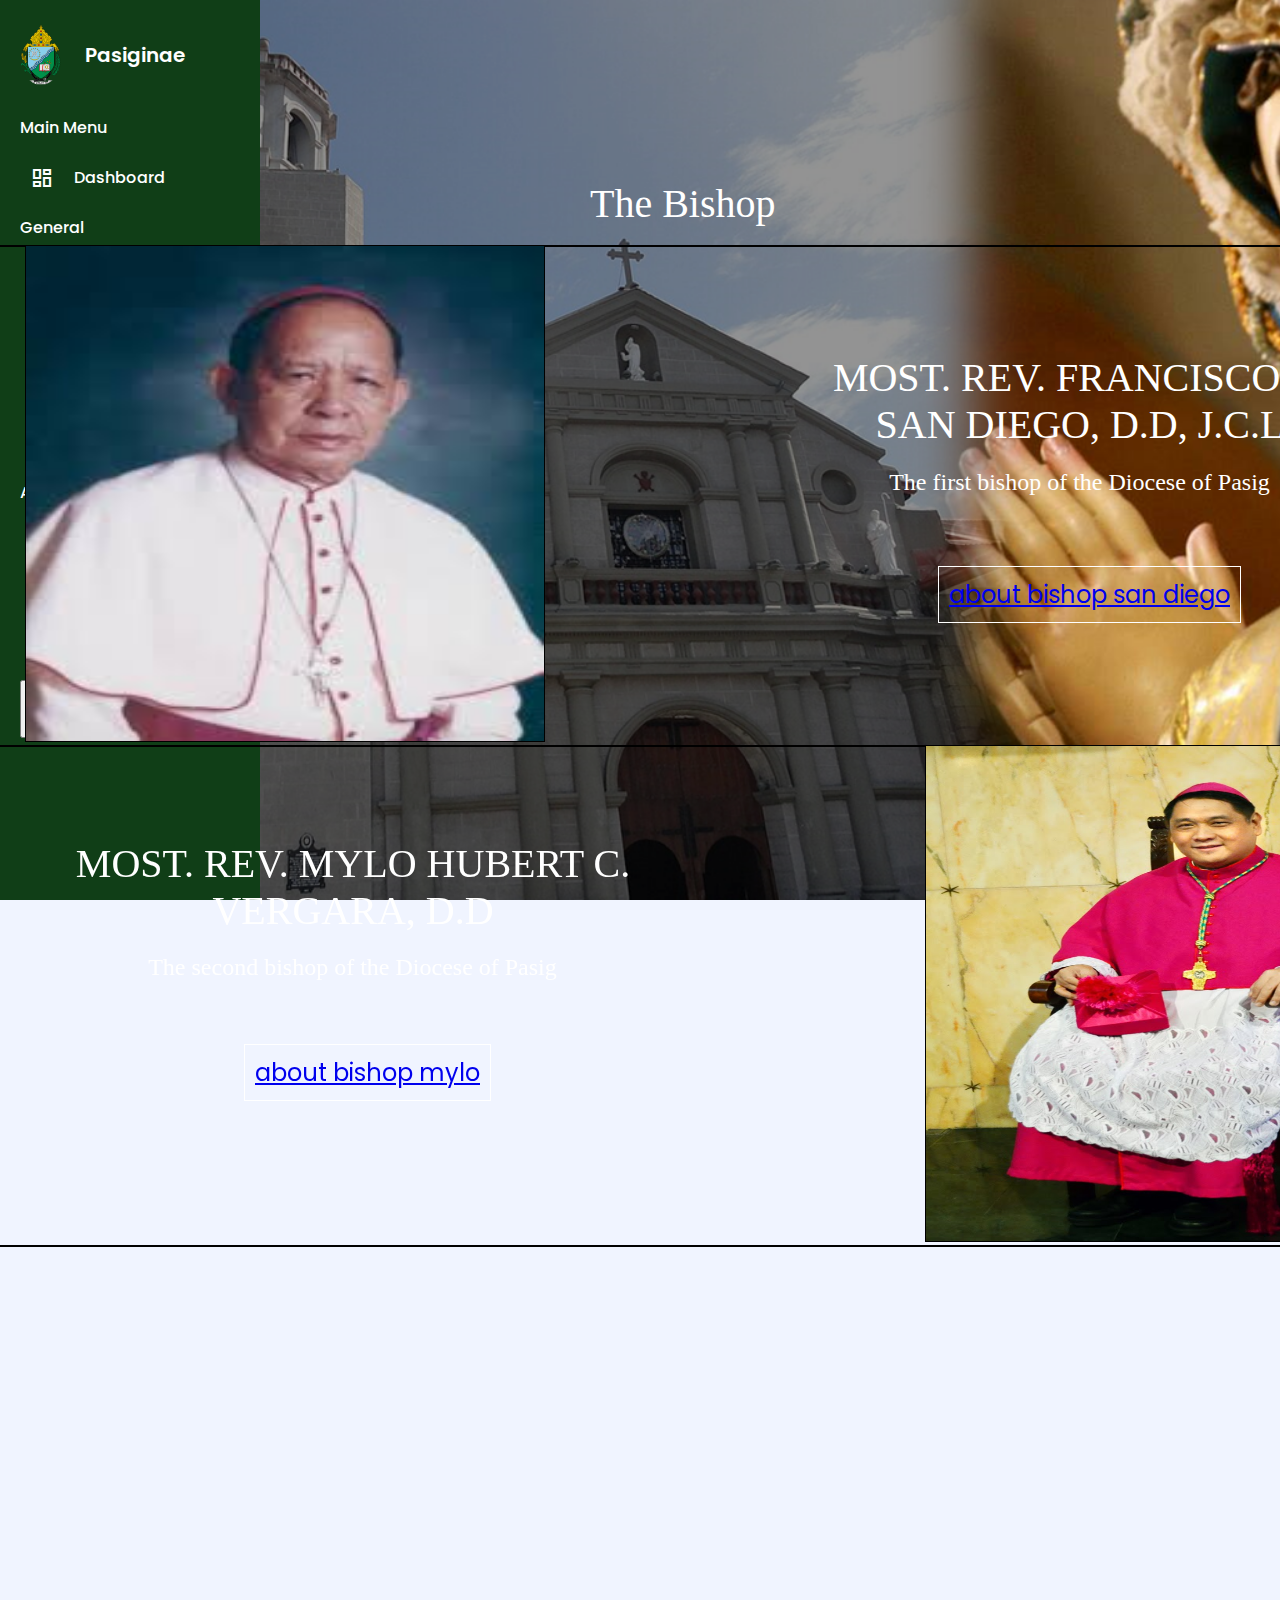
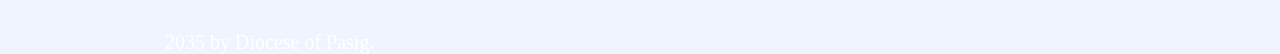
<file: ThirdPage.html>
<!DOCTYPE html>
<html>
<head>
    <title>Third Page</title>
    <link rel="stylesheet"
    href="https://fonts.googleapis.com/css2?family=Material+Symbols+Outlined:opsz,wght,FILL,GRAD@20..48,100..700,0..1,-50..200" />
  <link rel="stylesheet" href="assets/CSS/style4sidebar.css" />
</head>



<body>
  <aside class="sidebar">
    <div class="sidebar-header">
      <img src="assets/img/v42_64.png" alt="logo" />
      <h2>Pasiginae</h2>
    </div>

    <ul class="sidebar-links">
      <h4>
        <span>Main Menu</span>
        <div class="menu-separator"></div>
      </h4>
      <li>
        <a href="main.html">
          <span class="material-symbols-outlined"> dashboard </span>Dashboard</a>
      </li>
      <li>
      <h4>
        <span>General</span>
        <div class="menu-separator"></div>
      </h4>
      <li>
        <a href="#"><span class="material-symbols-outlined"> dataset </span>Calendar</a>
      </li>
      <li>
        <a href="#"><span class="material-symbols-outlined"> quick_reference</span>Documents</a>
      </li>
      <li>
        <a href="#"><span class="material-symbols-outlined"> settings_accessibility </span>Events</a>
      </li>
      <li>
        <a href="#"><span class="material-symbols-outlined"> toolbar  </span>Files</a>
      </li>
     
      <h4>
        <span>Account</span>
        <div class="menu-separator"></div>
      </h4>

      <li>
        <a href="#"><span class="material-symbols-outlined">
            notifications_active </span>Notifications</a>
      </li>

      <li>
        <a href="#"><span class="material-symbols-outlined"> account_circle </span>Profile</a>
      </li>

      <li>
        <a href="startapp.php">
            <span class="material-symbols-outlined"> dialogs </span>Chat</a>
      </li>

      <li>
        <form action="allcode.php" method="POST">
          <button type="submit" name="logout_btn" class="logout-btn">
            <a><span class="material-symbols-outlined">logout</span>Logout</a>
          </button>
        </form>
      </li>
    </ul>

  </aside>

    <style>
        body {
            background-image: url('assets/img/v7_3.png');
            background-repeat: no-repeat;
            background-attachment: fixed;
            background-size: cover;
        }
    </style>
  </body>


  <div style="left: 165px; top: 1631px; position: absolute; color: white; font-size: 20px; font-family: Carme; font-weight: 400; word-wrap: break-word">2035 by Diocese of Pasig. </div>

<!-- SAN DIEGO-->
  <div style="width: 324px; height: 77px; left: 590px; top: 180px; position: absolute; color: rgb(255, 255, 255); font-size: 40px; font-family: Carrois Gothic SC; font-weight: 400; word-wrap: break-word">The Bishop</div>
  <div style="width: 1440px; height: 0px; left: 0px; top: 245px; position: absolute; border: 1px black solid"></div>
<img style="width: 520px; height: 497px; left: 25px; top: 245px; position: absolute; border: 1px black solid" src="assets/img/san diego.jpg" />
<div style="width: 562px; left: 799px; top: 307px; position: absolute; text-align: center; color: #ffffff; font-size: 40px; font-family: Castoro; font-weight: 400; word-wrap: break-word"><br/>MOST. REV. FRANCISCO C. SAN DIEGO, D.D, J.C.L</div>
<div style="width: 771px; left: 694px; top: 469px; position: absolute; text-align: center; color: #ffffff; font-size: 24px; font-family: Carrois Gothic SC; font-weight: 400; word-wrap: break-word">The first bishop of the Diocese of Pasig</div>


<div style="padding: 10px; left: 938px; top: 566px; position: absolute; border: 1px #ffffff solid; justify-content: center; align-items: center; gap: 10px; display: inline-flex">
  <div style="text-align: center; color: #ffffff; font-size: 24px; font-family: Carrois Gothic SC; font-weight: 400; word-wrap: break-word"> <a href="FifthPage.html">about bishop san diego </a></div>
</div>


<!-- father mylo-->
<div style="width: 1440px; height: 0px; left: 0px; top: 745px; position: absolute; border: 1px black solid"></div>


<div style="width: 771px; left: -33px; top: 954px; position: absolute; text-align: center; color: #ffffff; font-size: 24px; font-family: Carrois Gothic SC; font-weight: 400; word-wrap: break-word">The second bishop of the Diocese of Pasig</div>
<div style="width: 562px; left: 72px; top: 793px; position: absolute; text-align: center; color: #ffffff; font-size: 40px; font-family: Castoro; font-weight: 400; word-wrap: break-word"><br/>MOST. REV. MYLO HUBERT C. VERGARA, D.D</div>
<img style="width: 520px; height: 497px; left: 925px; top: 745px; position: absolute; border: 1px black solid" src="assets/img/v42_62.png" />



<div style="padding: 10px; left: 244px; top: 1044px; position: absolute; border: 1px #ffffff solid; justify-content: center; align-items: center; gap: 10px; display: inline-flex">
  <div style="text-align: center; color: #ffffff; font-size: 24px; font-family: Carrois Gothic SC; font-weight: 400; word-wrap: break-word"><a href="FourthPage.html" >about bishop mylo </a> </div>
</div>

<div style="width: 1440px; height: 0px; left: 0px; top: 1245px; position: absolute; border: 1px black solid"></div>

</div>
</file>
<file: assets/CSS/style4card1.css>
/* Importing Google fonts - Inter */
@import url('https://fonts.googleapis.com/css2?family=Inter:opsz,wght@14..32,100..900&display=swap');

* {
  margin: 0;
  padding: 0;
  box-sizing: border-box;
  font-family: "Inter", sans-serif;
}

body {
  display: flex;
  align-items: center;
  justify-content: center;
  min-height: 100vh;
  background: linear-gradient(#ECEFFE, #C5CFFC);
}

.card-wrapper {
  max-width: 1100px;
  margin: 0 60px 35px;
  padding: 20px 10px;
  overflow: hidden;
}

.card-list .card-item {
  list-style: none;
}

.card-list .card-item .card-link {
  display: block;
  background: #fff;
  padding: 18px;
  user-select: none;
  border-radius: 12px;
  text-decoration: none;
  border: 2px solid transparent;
  box-shadow: 0 10px 10px rgba(0, 0, 0, 0.05);
  transition: 0.2s ease;
}

.card-list .card-item .card-link:active {
  cursor: grabbing;
}

.card-list .card-item .card-link:hover {
  border-color: #5372F0;
}

.card-list .card-link .card-image {
  width: 100%;
  border-radius: 10px;
  aspect-ratio: 16 / 9;
  object-fit: cover;
}

.card-list .card-link .badge {
  color: #5372F0;
  width: fit-content;
  padding: 8px 16px;
  font-size: 0.95rem;
  border-radius: 50px;
  font-weight: 500;
  background: #DDE4FF;
  margin: 16px 0 18px;
}

.card-list .card-link .badge-designer {
  color: #B22485;
  background: #F7DFF5;
}

.card-list .card-link .badge-marketer {
  color: #B25A2B;
  background: #FFE3D2;
}

.card-list .card-link .badge-gamer {
  color: #205C20;
  background: #D6F8D6;
}

.card-list .card-link .badge-editor {
  color: #856404;
  background: #fff3cd;
}

.card-list .card-link .card-title {
  color: #000;
  font-size: 1.19rem;
  font-weight: 600;
}

.card-list .card-link .card-button {
  height: 35px;
  width: 35px;
  color: #5372F0;
  margin: 30px 0 5px;
  background: none;
  cursor: pointer;
  border-radius: 50%;
  border: 2px solid #5372F0;
  transform: rotate(-45deg);
  transition: 0.4s ease;
}

.card-list .card-link:hover .card-button {
  color: #fff;
  background: #5372F0;
}

.card-wrapper .swiper-pagination-bullet {
  height: 13px;
  width: 13px;
  opacity: 0.5;
  background: #5372F0;
}

.card-wrapper .swiper-pagination-bullet-active {
  opacity: 1;
}

.card-wrapper .swiper-slide-button {
  color: #5372F0;
  margin-top: -35px;
}

/* Responsive media query code for small screens */
@media (max-width: 768px) {
  .card-wrapper {
    margin: 0 10px 25px;
  }

  .card-wrapper .swiper-slide-button {
    display: none;
  }
}
</file>
<file: assets/CSS/style4sidebar.css>
/* Importing Google font - Poppins */
@import url("https://fonts.googleapis.com/css2?family=Poppins:wght@400;500;600;700&display=swap");
* {
  margin: 0;
  padding: 0;
  box-sizing: border-box;
  font-family: "Poppins", sans-serif;
}

body {
  min-height: 100vh;
  background: #F0F4FF;
}
.sidebar {
  position: fixed;
  top: 0;
  left: 0;
  height: 100%;
  width: 85px;
  display: flex;
  overflow-x: hidden;
  flex-direction: column;
  background: #103e17;
  padding: 25px 20px;
  transition: all 0.4s ease;
}
.sidebar:hover {
  width: 260px;
}
.sidebar .sidebar-header {
  display: flex;
  align-items: center;
}
.sidebar .sidebar-header img {
  width: 42px;
  border-radius: 50%;
}
.sidebar .sidebar-header h2 {
  color: #fff;
  font-size: 1.25rem;
  font-weight: 600;
  white-space: nowrap;
  margin-left: 23px;
}
.sidebar-links h4 {
  color: #fff;
  font-weight: 500;
  white-space: nowrap;
  margin: 10px 0;
  position: relative;
}
.sidebar-links h4 span {
  opacity: 0;
}
.sidebar:hover .sidebar-links h4 span {
  opacity: 1;
}
.sidebar-links .menu-separator {
  position: absolute;
  left: 0;
  top: 50%;
  width: 100%;
  height: 1px;
  transform: scaleX(1);
  transform: translateY(-50%);
  background:#103e17;
  transform-origin: right;
  transition-delay: 0.2s;
}
.sidebar:hover .sidebar-links .menu-separator {
  transition-delay: 0s;
  transform: scaleX(0);
}
.sidebar-links {
  list-style: none;
  margin-top: 20px;
  height: 80%;
  overflow-y: auto;
  scrollbar-width: none;
}
.sidebar-links::-webkit-scrollbar {
  display: none;
}
.sidebar-links li a {
  display: flex;
  align-items: center;
  gap: 0 20px;
  color: #fff;
  font-weight: 500;
  white-space: nowrap;
  padding: 15px 10px;
  text-decoration: none;
  transition: 0.2s ease;
}
.sidebar-links li a:hover {
  color: #103e17;
  background: #fff;
  border-radius: 4px;
}
.user-account {
  margin-top: auto;
  padding: 12px 10px;
  margin-left: -10px;
}
.user-profile {
  display: flex;
  align-items: center;
  color: #161a2d;
}
.user-profile img {
  width: 42px;
  border-radius: 50%;
  border: 2px solid #fff;
}
.user-profile h3 {
  font-size: 1rem;
  font-weight: 600;
}
.user-profile span {
  font-size: 0.775rem;
  font-weight: 600;
}
.user-detail {
  margin-left: 23px;
  white-space: nowrap;
}
.sidebar:hover .user-account {
  background: #fff;
  border-radius: 4px;
}
</file>
<file: assets/CSS/style4card.css>
/* Importing Google font - Open Sans */
@import url('https://fonts.googleapis.com/css2?family=Open+Sans:wght@300;400;500;600;700&display=swap');
* {
    margin: 0;
    padding: 0;
    box-sizing: border-box;
    font-family: 'Open Sans', sans-serif;
}
body {
    background: #ecececdb;
}
.card-list {
    display: grid;
    grid-template-columns: repeat(auto-fill, minmax(300px, 1fr));
    max-width: 1250px;
    margin: 150px auto;
    padding: 20px;
    gap: 20px;
}
.card-list .card-item {
    background: #fff;
    padding: 26px;
    border-radius: 8px;
    box-shadow: 0px 5px 10px rgba(0, 0, 0, 0.04);
    list-style: none;
    cursor: pointer;
    text-decoration: none;
    border: 2px solid transparent;
    transition: border 0.5s ease;
}
.card-list .card-item:hover {
    border: 2px solid #000;
}
.card-list .card-item img {
    width: 100%;
    aspect-ratio: 16/9;
    border-radius: 8px;
    object-fit: cover;
}
.card-list span {
    display: inline-block;
    background: #F7DFF5;
    margin-top: 32px;
    padding: 8px 15px;
    font-size: 0.75rem;
    border-radius: 50px;
    font-weight: 600;
}
.card-list .developer {
    background-color: #F7DFF5; 
    color: #B22485;
}   
.card-list .designer {
    background-color: #d1e8ff;
    color: #2968a8;
}
.card-list .editor {
    background-color: #d6f8d6; 
    color: #205c20;
}
.card-item h3 {
    color: #000;
    font-size: 1.438rem;
    margin-top: 28px;
    font-weight: 600;
}
.card-item .arrow {
    display: flex;
    align-items: center;
    justify-content: center;
    transform: rotate(-35deg);
    height: 40px;
    width: 40px;
    color: #000;
    border: 1px solid #000;
    border-radius: 50%;
    margin-top: 40px;
    transition: 0.2s ease;
}
.card-list .card-item:hover .arrow  {
    background: #000;
    color: #fff; 
}
@media (max-width: 1200px) {
    .card-list .card-item {
        padding: 15px;
    }
}
@media screen and (max-width: 980px) {
    .card-list {
        margin: 0 auto;
    }
}
</file>
